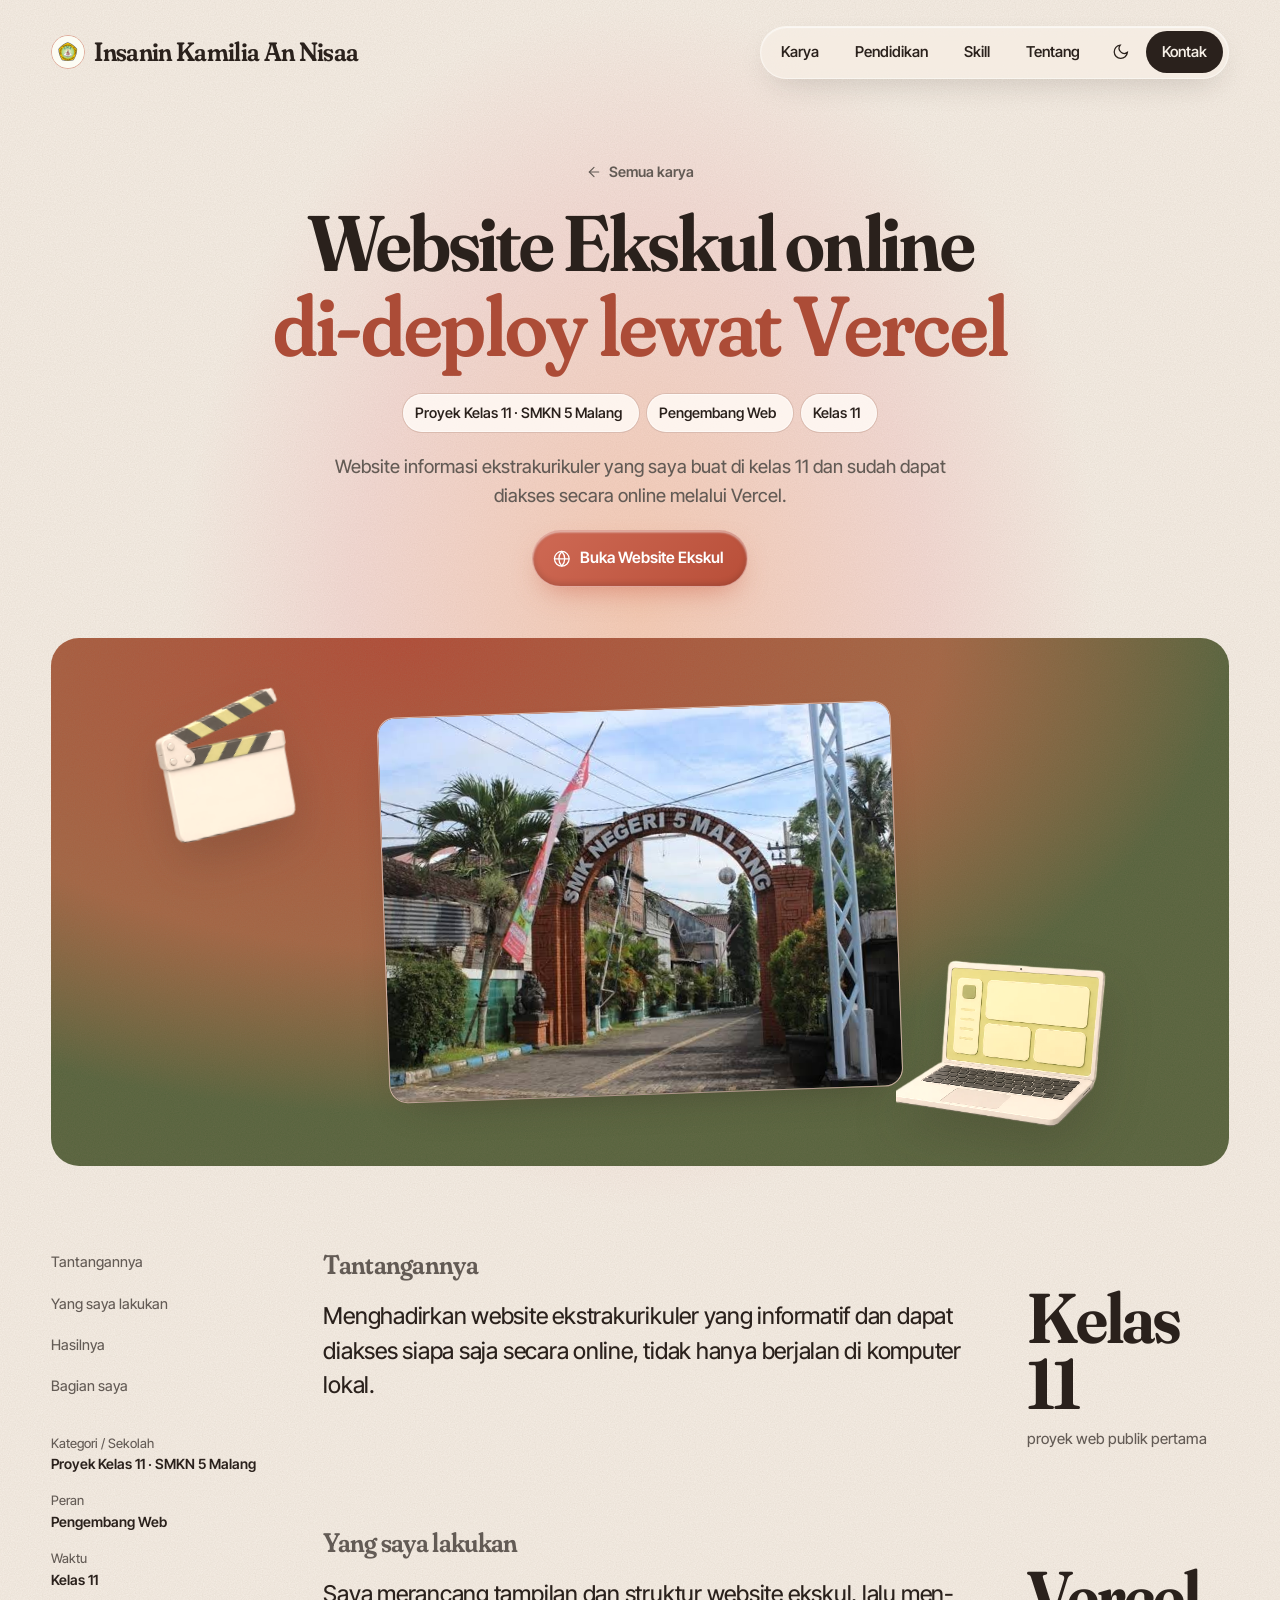
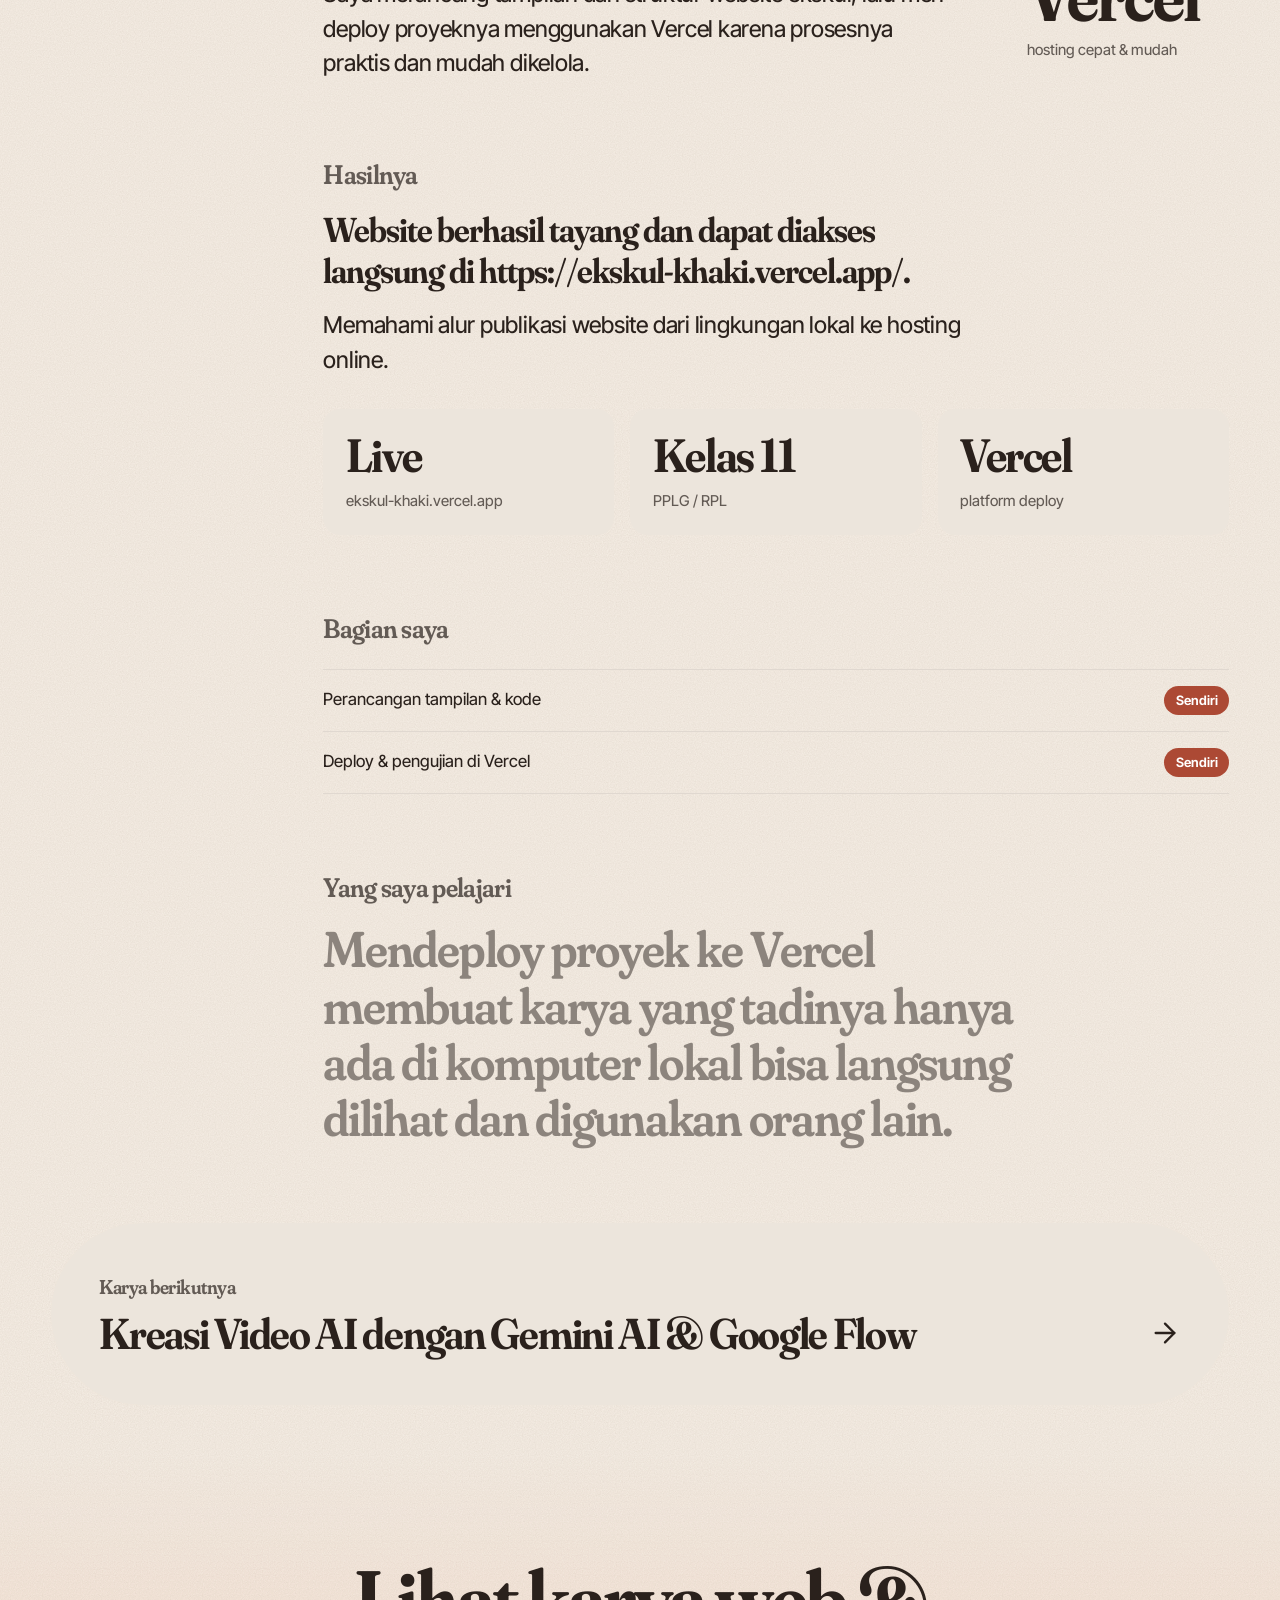
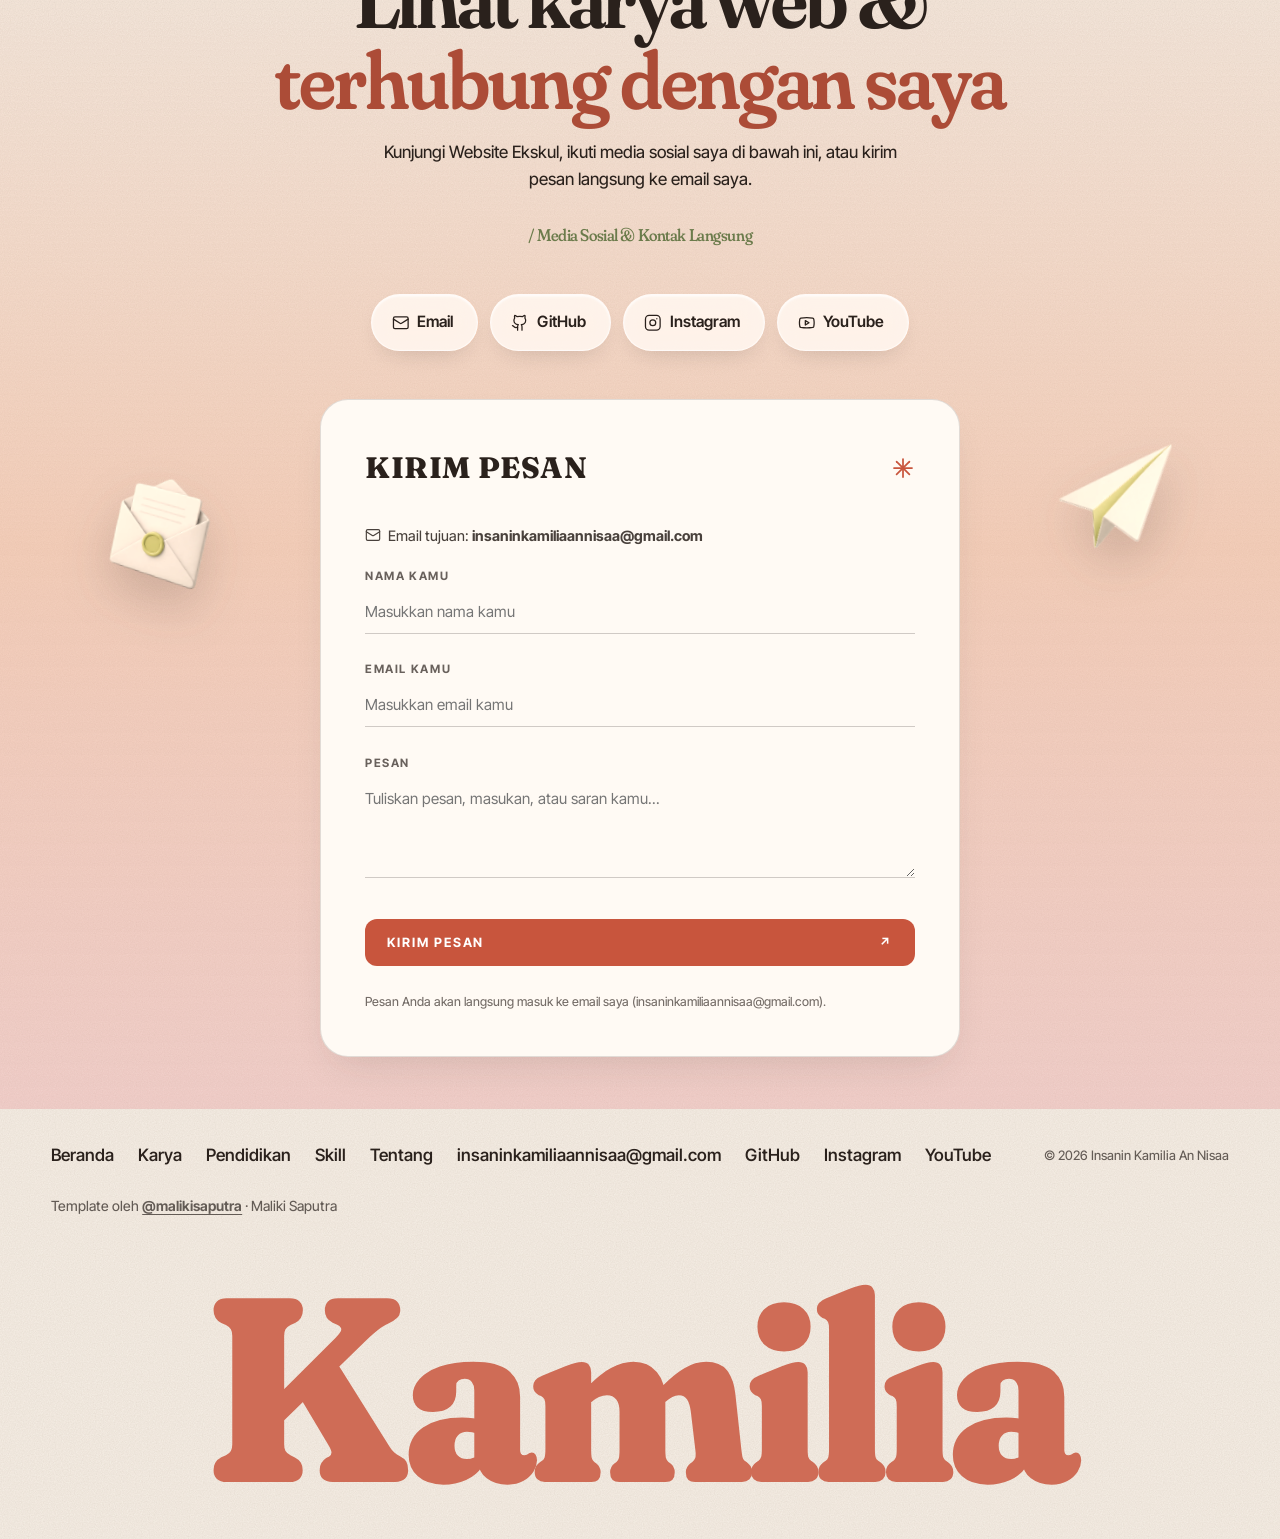
<file: karya.html>
<!doctype html>
<!-- kredit-maliki: Template oleh Maliki Saputra (@malikisaputra) — https://malikisaputra.biz.id. Lisensi Nonkomersial Maliki Studio: wajib kredit, dilarang dijual (lihat LICENSE). -->
<!-- Gaya "Senja Terakota". Semua isi dari data.js. -->
<html lang="id" data-mode="terang">
<head>
<script src="tema.js"></script>
<script>(function(h){var m=(window.TEMA&&TEMA.mode)||'terang';try{var s=localStorage.getItem('portofolio.mode');if(s)m=s;}catch(e){}if(m==='auto')m=matchMedia('(prefers-color-scheme: dark)').matches?'gelap':'terang';h.setAttribute('data-mode',m);try{if(window.IntersectionObserver&&!matchMedia('(prefers-reduced-motion: reduce)').matches){h.classList.add('mo');setTimeout(function(){if(!h.classList.contains('mo-ready'))h.classList.remove('mo');},2500);}}catch(e){}})(document.documentElement);</script>
<link rel="stylesheet" href="tema.css">
<meta charset="utf-8">
<meta name="viewport" content="width=device-width, initial-scale=1">
<title>Karya</title>
<meta name="description" content="Portofolio pribadi: karya pilihan, cara kerja, dan kontak.">
<meta property="og:type" content="website">
<link rel="icon" href="img/sekolah/logo-smk.jpg" type="image/jpeg">
<link rel="preconnect" href="https://fonts.googleapis.com"><link rel="preconnect" href="https://fonts.gstatic.com" crossorigin>
<link rel="stylesheet" href="https://fonts.googleapis.com/css2?family=Fraunces:ital,opsz,wght,SOFT@0,9..144,300..900,0..100;1,9..144,300..900,0..100&family=Inter+Tight:wght@300..700&display=swap">
<link id="fontTema" rel="stylesheet" href="data:text/css,">
<link rel="stylesheet" href="style.css">
<script src="data.js"></script>
</head>
<body data-bagian="latar">
<a class="skip" href="#main">Lewati ke isi</a>
<header class="top"><div class="wrap">
  <a class="brand" href="index.html" data-bagian="teks"><img id="logo" src="img/logo.svg" alt="" width="34" height="34"><span class="brand-nama" data-tema-nama>Portofolio</span></a>
  <nav class="nav" aria-label="Navigasi utama" data-bagian="nav">
    <a href="index.html#karya">Karya</a><a href="index.html#pendidikan">Pendidikan</a><a href="index.html#skill">Skill</a><a href="index.html#tentang">Tentang</a>
    <button class="mode-btn" id="gantiMode" type="button" aria-label="Ganti mode terang/gelap"><svg viewBox="0 0 24 24" fill="none" stroke="currentColor" stroke-width="1.75" stroke-linecap="round" aria-hidden="true"><path class="bulan" d="M21 12.8A9 9 0 1 1 11.2 3a7 7 0 0 0 9.8 9.8z"/><g class="matahari"><circle cx="12" cy="12" r="4"/><path d="M12 2v2M12 20v2M4.9 4.9l1.4 1.4M17.7 17.7l1.4 1.4M2 12h2M20 12h2M4.9 19.1l1.4-1.4M17.7 6.3l1.4-1.4"/></g></svg></button>
    <a class="nav-cta" href="index.html#kontak">Kontak</a>
  </nav>
</div></header>
<main id="main" tabindex="-1"></main>
<div id="akhir"></div>
<script src="app.js"></script>
</body>
</html>
</file>
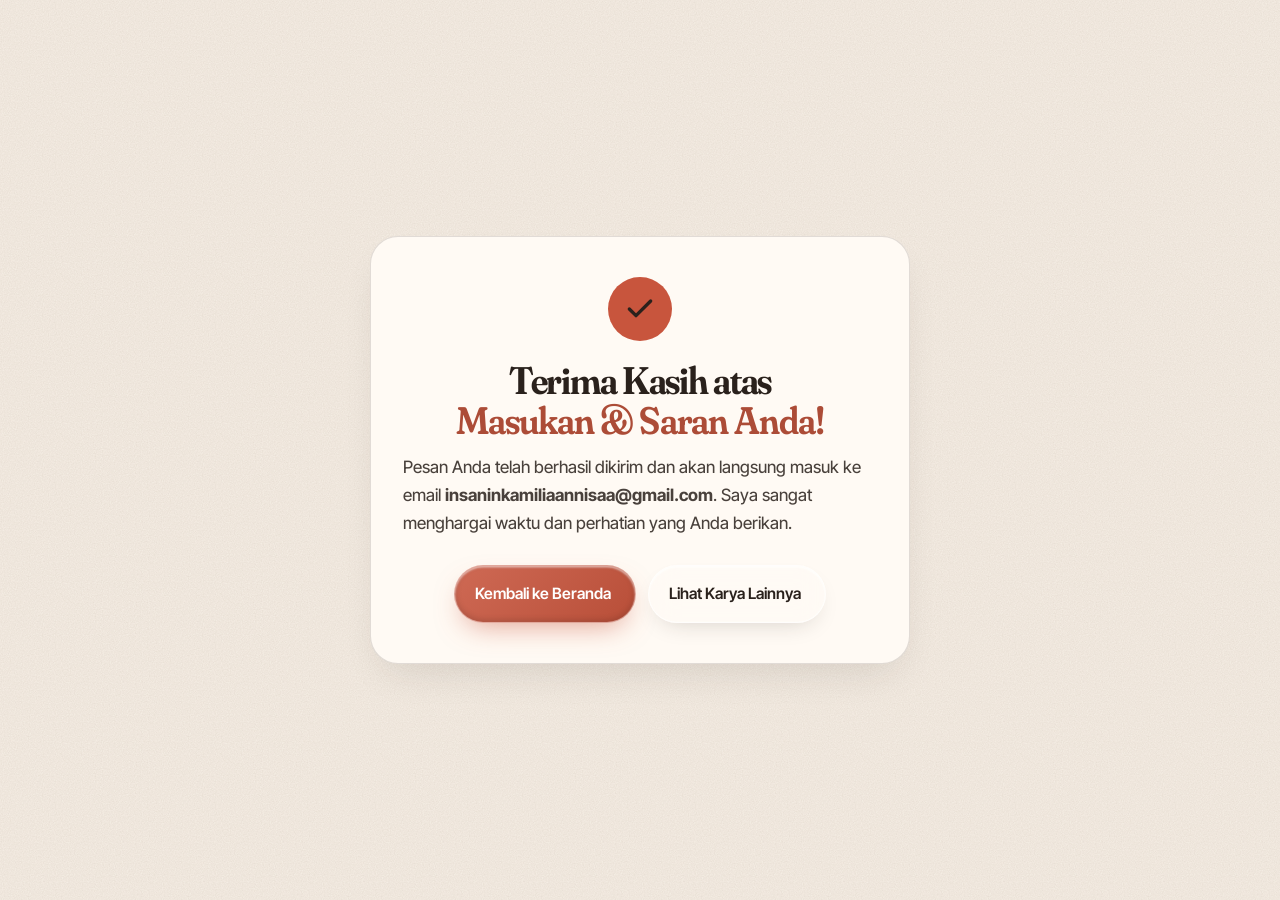
<file: terimakasih.html>
<!doctype html>
<html lang="id" data-mode="terang">
<head>
<script src="tema.js"></script>
<script>(function(h){var m=(window.TEMA&&TEMA.mode)||'terang';try{var s=localStorage.getItem('portofolio.mode');if(s)m=s;}catch(e){}if(m==='auto')m=matchMedia('(prefers-color-scheme: dark)').matches?'gelap':'terang';h.setAttribute('data-mode',m);})(document.documentElement);</script>
<link rel="stylesheet" href="tema.css">
<meta charset="utf-8">
<meta name="viewport" content="width=device-width, initial-scale=1">
<title>Terima Kasih — Pesan Terkirim</title>
<link rel="icon" href="img/sekolah/logo-smk.jpg" type="image/jpeg">
<link rel="preconnect" href="https://fonts.googleapis.com"><link rel="preconnect" href="https://fonts.gstatic.com" crossorigin>
<link rel="stylesheet" href="https://fonts.googleapis.com/css2?family=Fraunces:ital,opsz,wght,SOFT@0,9..144,300..900,0..100;1,9..144,300..900,0..100&family=Inter+Tight:wght@300..700&display=swap">
<link rel="stylesheet" href="style.css">
</head>
<body data-bagian="latar" style="min-height:100vh;display:flex;align-items:center;justify-content:center;padding:1.5rem">
  <main style="max-width:540px;width:100%;text-align:center">
    <div class="contact-box" data-bagian="panel" style="padding:2.5rem 2rem;margin:0 auto">
      <div style="width:64px;height:64px;margin:0 auto 1.25rem;border-radius:50%;background:var(--tema-utama,#c85a32);color:var(--tema-utama-teks,#fff);display:flex;align-items:center;justify-content:center">
        <svg viewBox="0 0 24 24" width="32" height="32" fill="none" stroke="currentColor" stroke-width="2.5" stroke-linecap="round" stroke-linejoin="round" aria-hidden="true">
          <path d="M20 6 9 17l-5-5"/>
        </svg>
      </div>
      <h1 class="h2" style="font-size:clamp(1.8rem,4vw,2.4rem);margin-bottom:.75rem">Terima Kasih atas <span class="serif">Masukan & Saran Anda!</span></h1>
      <p style="opacity:.85;line-height:1.65;margin-bottom:1.75rem">
        Pesan Anda telah berhasil dikirim dan akan langsung masuk ke email <strong>insaninkamiliaannisaa@gmail.com</strong>. Saya sangat menghargai waktu dan perhatian yang Anda berikan.
      </p>
      <div style="display:flex;gap:.75rem;justify-content:center;flex-wrap:wrap">
        <a class="btn glass-bubble" href="index.html" data-bagian="utama">Kembali ke Beranda</a>
        <a class="btn ghost glass-bubble" href="index.html#karya">Lihat Karya Lainnya</a>
      </div>
    </div>
  </main>
</body>
</html>
</file>
<file: tema.css>
/* kredit-maliki: Template oleh Maliki Saputra (@malikisaputra) — https://malikisaputra.biz.id. Lisensi Nonkomersial Maliki Studio: wajib kredit, dilarang dijual (lihat LICENSE). */
/* TEMA — diubah otomatis oleh customizer Maliki Studio */
:root {
  --tema-utama: #c8553d;    /* warna brand utama (tombol, tautan, sorotan) — terakota */
  --tema-aksen: #6b7b4b;    /* warna aksen kedua (badge, grafik, highlight) — hijau zaitun */
  --tema-radius: 28px;      /* sudut kartu/tombol */
  --tema-font: "Inter Tight", system-ui, sans-serif;
  --tema-latar: #f6efe6;   /* latar halaman */
  --tema-panel: #fffaf4;   /* kartu/panel/form */
  --tema-nav: #f6efe6;     /* sidebar/header/nav bawah */
  --tema-teks: #2a211c;    /* teks utama */
}
</file>
<file: style.css>
/* kredit-maliki: Template oleh Maliki Saputra (@malikisaputra) — https://malikisaputra.biz.id. Lisensi Nonkomersial Maliki Studio: wajib kredit, dilarang dijual (lihat LICENSE). */
/* Gaya "Senja Terakota". Warna diturunkan dari tema.css — lihat DESIGN.md. */
:root{--bg:var(--tema-latar);--ink:var(--tema-teks);--ink-2:color-mix(in srgb,var(--ink) 72%,var(--bg));--ink-3:color-mix(in srgb,var(--ink) 52%,var(--bg));--line:color-mix(in srgb,var(--ink) 11%,var(--bg));--card:color-mix(in srgb,var(--ink) 5%,var(--bg));--card-2:color-mix(in srgb,var(--ink) 9%,var(--bg));--putih:var(--tema-panel);--gelap:color-mix(in srgb,#000 82%,var(--tema-utama));--lime:var(--tema-utama);--lime-2:color-mix(in srgb,var(--tema-utama) 78%,var(--tema-aksen));--lime-3:color-mix(in srgb,var(--tema-utama) 55%,var(--tema-aksen));--lime-deep:var(--tema-aksen);--sans:var(--tema-font);--serif:"Fraunces","Iowan Old Style",Georgia,serif;--gutter:clamp(1rem,4vw,3.5rem);--max:80rem;--r-lg:var(--tema-radius);--r-md:calc(var(--tema-radius)*.62);--sp-tight:clamp(2.5rem,4vw,3.5rem);--sp-base:clamp(3.5rem,6vw,6rem);--sp-roomy:clamp(4.5rem,8vw,7rem);--ease-out:cubic-bezier(.23,1,.32,1);--ease-in-out:cubic-bezier(.77,0,.175,1);color-scheme:light;accent-color:var(--lime-2)}
*,:before,:after{box-sizing:border-box}
html{-webkit-text-size-adjust:100%;text-size-adjust:100%;scroll-behavior:smooth}
@media (prefers-reduced-motion:reduce){html{scroll-behavior:auto}
}
body{background:var(--bg);color:var(--ink);font-family:var(--sans);font-variant-numeric:lining-nums;-webkit-font-smoothing:antialiased;caret-color:var(--lime-deep);margin:0;font-size:1.0625rem;font-weight:450;line-height:1.6;overflow-x:clip}
::selection{background:var(--lime);color:var(--ink)}
h1,h2,h3,h4,p,ul,ol,figure,blockquote,dl,dd{margin:0}
ul,ol{padding:0;list-style:none}
img,svg{max-width:100%;display:block}
a{color:inherit;text-underline-offset:.2em;text-decoration-thickness:1px}
:focus-visible{outline:2px solid var(--ink);outline-offset:3px;border-radius:6px}
.skip{z-index:50;background:var(--ink);color:var(--bg);border-radius:999px;padding:.6rem 1rem;position:absolute;top:-4rem;left:1rem}
.skip:focus{top:1rem}
.wrap{width:min(100% - 2 * var(--gutter), var(--max));margin-inline:auto}
.serif{font-family:var(--serif);letter-spacing:-.01em;font-style:italic;font-weight:500}
.tail{color:var(--ink-3)}
.label{font-family:var(--serif);color:var(--ink-2);text-align:center;font-size:clamp(1.15rem,1rem + .4vw,1.4rem);font-style:italic}
.h2{letter-spacing:-.03em;text-align:center;text-wrap:balance;margin-top:.4rem;font-size:clamp(2.3rem,1.4rem + 3.4vw,4.25rem);font-weight:350;line-height:1.04}
.h2.left{text-align:left;margin-top:0}
.section{padding-block:var(--sp-base)}
.section.tight-top{padding-top:var(--sp-tight)}
.section.tight-bottom{padding-bottom:var(--sp-tight)}
.section.roomy-top{padding-top:var(--sp-roomy)}
.top{z-index:20;padding-block:clamp(1rem,2.2vw,1.6rem);position:absolute;inset:0 0 auto}
.top .wrap{justify-content:space-between;align-items:center;gap:1rem;display:flex}
.brand{font-family:var(--serif);letter-spacing:-.01em;font-size:clamp(1.35rem,1.1rem + .7vw,1.75rem);font-style:italic;font-weight:500;text-decoration:none}
.nav{background:color-mix(in srgb, var(--bg) 72%, transparent);-webkit-backdrop-filter:blur(10px);box-shadow:0 0 0 1px var(--line), 0 8px 24px -16px color-mix(in srgb,var(--bayang) 25%,transparent);border-radius:999px;align-items:center;gap:.25rem;padding:.3rem;display:flex}
.nav a{transition:background-color .2s var(--ease-out);border-radius:999px;padding:.55rem 1rem;font-size:.9375rem;font-weight:550;text-decoration:none}
.nav a:hover{background:var(--card)}
.nav a[aria-current=page]{background:var(--card-2)}
.nav a.nav-cta{background:var(--ink);color:var(--bg)}
.nav a.nav-cta:hover{background:color-mix(in srgb,var(--ink) 85%,var(--bg))}
.btn{background:var(--ink);color:var(--bg);white-space:nowrap;transition:transform .2s var(--ease-out), box-shadow .25s var(--ease-out), background-color .2s;border-radius:999px;align-items:center;gap:.6rem;padding:.95rem 1.5rem .95rem 1.25rem;font-size:.975rem;font-weight:600;text-decoration:none;display:inline-flex;box-shadow:0 10px 30px -12px color-mix(in srgb,var(--bayang) 55%,transparent),inset 0 1px #ffffff1f}
.btn svg{width:1.1rem;height:1.1rem;transition:transform .3s var(--ease-out)}
.btn:hover{transform:translateY(-2px)}
.btn:hover svg{transform:translate(3px)}
.btn:active{transform:scale(.97)}
.btn.ghost{color:var(--ink);box-shadow:0 0 0 1px var(--line), 0 10px 26px -16px color-mix(in srgb,var(--bayang) 35%,transparent);background:var(--putih)}
.pill{box-shadow:0 0 0 1px var(--line), 0 10px 26px -14px color-mix(in srgb,var(--bayang) 30%,transparent);background:var(--putih);border-radius:999px;align-items:center;gap:.55rem;padding:.55rem 1rem .55rem .7rem;font-size:.9rem;font-weight:550;line-height:1.25;display:inline-flex}
.dot{background:var(--lime-2);border-radius:50%;flex:none;width:.8rem;height:.8rem;box-shadow:0 0 0 4px color-mix(in srgb,var(--lime-2) 28%,transparent)}
.dot.ink{background:var(--ink);box-shadow:0 0 0 4px color-mix(in srgb,var(--bayang) 10%,transparent)}
.tag{background:var(--card);color:var(--ink-2);white-space:nowrap;border-radius:999px;padding:.3rem .75rem;font-size:.8125rem;font-weight:550;display:inline-block}
.hero{isolation:isolate;padding-top:clamp(5.5rem,9vw,7rem);position:relative}
.hero:before{content:"";z-index:-1;background:radial-gradient(60% 55% at 50% 42%,color-mix(in srgb,var(--lime-2) 85%,transparent),color-mix(in srgb,var(--lime) 50%,transparent) 45%,#0000 75%),linear-gradient(color-mix(in srgb,var(--bg) 90%,transparent),#0000 22%);height:min(80vh,54rem);position:absolute;inset:0 0 auto}
.hero:after{content:"";z-index:-1;background:linear-gradient(to bottom, transparent, var(--bg) 70%);height:40%;position:absolute;inset:auto 0 0}
.badge{justify-content:center;align-items:center;gap:.5rem;font-size:.875rem;font-weight:600;display:flex}
.badge .obj{z-index:1;width:2.6rem;position:relative}
.badge .obj img{filter:drop-shadow(0 6px 8px color-mix(in srgb,var(--bayang) 18%,transparent))}
.hero h1{text-align:center;z-index:1;margin-top:clamp(.75rem,2vw,1.4rem);position:relative}
.hero .h-sans{letter-spacing:-.035em;font-size:clamp(3rem,1.6rem + 5.6vw,6.4rem);font-weight:350;line-height:.98;display:block}
.hero .h-serif{letter-spacing:-.02em;text-wrap:balance;margin-top:.02em;font-size:clamp(2.6rem,1.3rem + 6.2vw,7.2rem);line-height:1.02;display:block}
.stage{z-index:2;grid-template-columns:minmax(0,1fr) clamp(15rem,26vw,23rem) minmax(0,1fr);align-items:center;gap:clamp(1rem,3vw,3rem);margin-top:clamp(1.25rem,2vw,2rem);display:grid;position:relative}
.stage-side{flex-direction:column;align-items:flex-start;gap:1rem;display:flex}
.stage-side.right{gap:1.5rem}
.hero-cta{flex-wrap:wrap;gap:.5rem;display:flex}
.about-more{margin-top:1.75rem}
.stage-side .lead{max-width:21rem;font-size:clamp(1.05rem,.95rem + .35vw,1.25rem);line-height:1.45}
.trained{color:var(--ink-2);max-width:19rem;padding-left:.4rem;font-size:.875rem;line-height:1.45}
.trained b{color:var(--ink);font-weight:650}
.portrait-wrap{position:relative}
.portrait{z-index:2;aspect-ratio:4/5;background:var(--gelap);border-radius:999px 999px 1.75rem 1.75rem;position:relative;overflow:hidden;box-shadow:0 40px 80px -40px color-mix(in srgb,var(--bayang) 60%,transparent);-webkit-mask-image:linear-gradient(#000 72%,#0000 100%);mask-image:linear-gradient(#000 72%,#0000 100%)}
.portrait img{object-fit:cover;object-position:40% 30%;filter:grayscale()contrast(1.05);width:100%;height:100%}
.o-flask{z-index:1;--r:-12deg;width:clamp(6.5rem,9vw,9rem);top:30%;left:-42%}
.marquee{margin-top:clamp(2.5rem,4vw,3.5rem);position:relative;overflow:hidden;-webkit-mask-image:linear-gradient(90deg,#0000,#000 10% 90%,#0000);mask-image:linear-gradient(90deg,#0000,#000 10% 90%,#0000)}
.marquee-title{text-align:center;color:var(--ink-2);margin-bottom:1rem;font-size:.8125rem;font-weight:600}
.marquee-track{align-items:center;width:max-content;display:flex}
.marquee-track li{letter-spacing:-.02em;color:var(--ink);white-space:nowrap;align-items:center;gap:clamp(1.5rem,3vw,2.5rem);padding-right:clamp(1.5rem,3vw,2.5rem);font-size:clamp(1.15rem,1rem + .6vw,1.55rem);font-weight:650;display:flex}
.marquee-track li svg{width:.9em;height:.9em;color:var(--lime-3)}
@media (prefers-reduced-motion:no-preference){.marquee-track{animation:42s linear infinite marquee}
.marquee:hover .marquee-track{animation-play-state:paused}
}
@keyframes marquee{to{transform:translate(-50%)}
}
.shelf{border-radius:var(--r-lg);isolation:isolate;background:radial-gradient(70% 90% at 50% 0%, var(--lime) 0%, var(--lime-2) 60%, var(--lime-3) 100%);padding:clamp(2rem,4vw,3.5rem) clamp(1rem,3vw,2.5rem) clamp(1.75rem,3vw,2.5rem);position:relative;overflow:hidden;box-shadow:inset 0 0 0 1px color-mix(in srgb,var(--bayang) 6%,transparent)}
.shelf-head{justify-content:space-between;align-items:end;gap:1rem;padding-inline:clamp(.5rem,1.5vw,1rem);display:flex}
.shelf-head h2{letter-spacing:-.03em;max-width:18ch;font-size:clamp(1.8rem,1.2rem + 2vw,2.9rem);font-weight:400;line-height:1.05}
.shelf-head p{max-width:22rem;font-size:.975rem}
.shelf-grid{grid-template-columns:repeat(12,minmax(0,1fr));row-gap:clamp(.5rem,1.5vw,1.25rem);margin-top:clamp(1.75rem,3vw,2.5rem);display:grid}
.thing{border-radius:var(--r-md);transition:background-color .3s var(--ease-out);flex-direction:column;grid-column:span 2;align-items:center;gap:.6rem;padding:.75rem .25rem;text-decoration:none;display:flex}
.thing:nth-child(7){grid-column:2/span 2}
.thing .obj{justify-content:center;align-items:flex-end;width:100%;height:clamp(6rem,8.5vw,8.5rem);display:flex;position:relative}
.thing .obj img{object-fit:contain;object-position:center bottom;width:100%;height:100%;transition:transform .45s var(--ease-out)}
.thing:hover{background:#ffffff47}
.thing:hover .obj img{transform:translateY(-6px)scale(1.04)}
.thing-label{text-align:center;background:#ffffffbf;border-radius:999px;padding:.3rem .75rem;font-size:.8125rem;font-weight:650;line-height:1.25;transition:background-color .25s,color .25s}
.thing:hover .thing-label{background:var(--ink);color:var(--lime)}
.shelf-foot{justify-content:center;margin-top:clamp(1rem,2vw,1.5rem);display:flex}
.statement{text-align:center}
.statement .hallo{font-family:var(--serif);color:var(--ink-2);font-size:clamp(1.6rem,1.2rem + 1vw,2.2rem);font-style:italic}
.statement-grid{grid-template-columns:minmax(0,1fr) minmax(0,44rem) minmax(0,1fr);align-items:center;gap:clamp(1rem,3vw,2.5rem);margin-top:1rem;display:grid}
.statement .big{letter-spacing:-.03em;text-wrap:balance;font-size:clamp(1.9rem,1.1rem + 2.7vw,3.4rem);font-weight:400;line-height:1.16}
.chips{flex-direction:column;gap:1.25rem;display:flex}
.chips.l{align-items:flex-end}
.chips.r{align-items:flex-start}
.chip{white-space:nowrap;box-shadow:0 0 0 1px var(--line), 0 14px 30px -18px color-mix(in srgb,var(--bayang) 45%,transparent);background:var(--putih);border-radius:999px;align-items:center;gap:.55rem;padding:.5rem .95rem .5rem .5rem;font-size:.875rem;font-weight:600;display:inline-flex}
.chip i{background:var(--ink);width:1.75rem;height:1.75rem;color:var(--lime);border-radius:50%;flex:none;place-items:center;display:grid}
.chip i svg{width:.95rem;height:.95rem}
.chips.l .chip:first-child{margin-right:1.5rem;rotate:5deg}
.chips.l .chip:nth-child(2){rotate:-3deg}
.chips.l .chip:nth-child(3){margin-right:2.5rem;rotate:-5deg}
.chips.r .chip:first-child{margin-left:1.5rem;rotate:-5deg}
.chips.r .chip:nth-child(2){rotate:3deg}
.chips.r .chip:nth-child(3){margin-left:2.5rem;rotate:5deg}
.process{isolation:isolate;position:relative}
.process:before{content:"";z-index:-1;background:radial-gradient(50% 50%,color-mix(in srgb,var(--lime) 35%,transparent),#0000 70%);position:absolute;inset:35% 0 0}
.steps{grid-template-columns:repeat(3,minmax(0,1fr));align-items:start;gap:clamp(1rem,2.5vw,2rem);margin-top:clamp(2.5rem,5vw,4rem);display:grid;position:relative}
.step{border-radius:var(--r-md);transition:rotate .5s var(--ease-out), translate .5s var(--ease-out);background:linear-gradient(var(--putih),var(--card));gap:1.25rem;padding:1.6rem 1.6rem 1.8rem;display:grid;position:relative;box-shadow:0 30px 50px -36px color-mix(in srgb,var(--bayang) 50%,transparent),inset 0 1px color-mix(in srgb,var(--putih) 80%,transparent)}
.step:first-child{rotate:-2.5deg}
.step:nth-child(2){top:1.5rem;rotate:2deg}
.step:nth-child(3){top:.75rem;rotate:-1.5deg}
.step:hover{rotate:0deg}
.step-top{justify-content:space-between;align-items:flex-start;min-height:7rem;display:flex}
.step .n{letter-spacing:-.04em;font-size:clamp(2.6rem,2rem + 1.6vw,3.6rem);font-weight:300;line-height:1}
.step .obj{width:clamp(6rem,9vw,8.5rem);height:7.5rem;margin:-.75rem -.5rem 0 0;position:relative}
.step .obj img{object-fit:contain;object-position:right top;width:100%;height:100%}
.step h3{letter-spacing:-.02em;font-size:1.75rem;font-weight:500;line-height:1.1}
.step p{color:var(--ink-2);max-width:30ch;margin-top:.5rem;font-size:.975rem;line-height:1.5}
.squiggle{pointer-events:none;z-index:3;color:var(--lime-2);position:absolute}
.squiggle.s1{width:8.5rem;top:-2.4rem;left:28%}
.squiggle.s2{width:6rem;top:42%;left:61%}
.numbers{grid-template-columns:repeat(12,minmax(0,1fr));align-items:start;gap:clamp(1.5rem,3vw,2.5rem);display:grid}
.numbers-head{grid-column:1/span 5}
.numbers-head p{color:var(--ink-2);max-width:24rem;margin-top:1.25rem}
.numbers-list{grid-column:7/-1}
.num{border-top:1px solid var(--line);padding-block:1.75rem}
.num:last-child{border-bottom:1px solid var(--line)}
.num .val{letter-spacing:-.04em;font-size:clamp(2.6rem,1.8rem + 2.6vw,4.25rem);font-weight:350;line-height:1}
.num .val .serif{font-size:.9em}
.num p{max-width:30rem;margin-top:.8rem}
.num .src{align-items:center;gap:.7rem;margin-top:1.1rem;font-size:.875rem;display:flex}
.num .src i{background:var(--lime);border-radius:50%;flex:none;place-items:center;width:2.1rem;height:2.1rem;display:grid}
.num .src i svg{width:1rem;height:1rem}
.num .src b{font-weight:650;line-height:1.3;display:block}
.num .src span span{color:var(--ink-2);font-size:.8125rem;display:block}
.works{grid-template-columns:repeat(2,minmax(0,1fr));gap:clamp(1.75rem,3vw,2.75rem) clamp(1rem,2.5vw,2rem);margin-top:clamp(2.5rem,4vw,3.5rem);display:grid}
.work{transition:transform .35s var(--ease-out);text-decoration:none;display:block}
.work:hover{transform:translateY(-2px)}
.work-media{border-radius:var(--r-lg);background:var(--card);aspect-ratio:16/11;transition:background-color .4s var(--ease-out);position:relative;overflow:hidden;box-shadow:inset 0 0 0 1px color-mix(in srgb,var(--bayang) 4%,transparent)}
.work-media .cover{width:60%;transition:rotate .6s var(--ease-out), transform .6s var(--ease-out);position:absolute;bottom:7%;left:6%;rotate:-1.5deg}
.work:nth-child(2n) .work-media .cover{rotate:1.5deg}
.work-media .obj{z-index:2;width:30%;position:absolute;top:5%;right:4%}
.work:hover .work-media{background:var(--lime)}
.work:hover .work-media .cover{transform:translateY(-4px)}
.work-meta{margin-top:1.1rem}
.work-meta h3{letter-spacing:-.015em;text-wrap:balance;max-width:28ch;font-size:clamp(1.2rem,1rem + .6vw,1.5rem);font-weight:550;line-height:1.22}
.work-meta p{color:var(--ink-2);margin-top:.25rem;font-size:.875rem}
.work-meta .tags{flex-wrap:wrap;gap:.4rem;margin-top:.75rem;display:flex}
.all-link{justify-content:center;margin-top:clamp(2.25rem,4vw,3rem);display:flex}
.cover{border-radius:var(--r-md);background:var(--putih);padding:1.1rem 1.2rem 1.2rem;font-size:.8125rem;line-height:1.35;overflow:hidden;box-shadow:0 30px 60px -30px color-mix(in srgb,var(--bayang) 45%,transparent),0 0 0 1px color-mix(in srgb,var(--bayang) 5%,transparent)}
.cover.dark{color:#f2f4ee;background:var(--gelap)}
.cover-top{flex-wrap:wrap;justify-content:space-between;align-items:center;gap:.5rem;font-weight:650;display:flex}
.cover-top small{color:var(--ink-2);font-size:.75rem;font-weight:550}
.cover.dark .cover-top small{color:color-mix(in srgb,#fff 72%,var(--gelap))}
.cover-big{letter-spacing:-.03em;margin-top:.9rem;font-size:2.1rem;font-weight:500;line-height:1}
.cover-big .serif{font-size:1.05em}
.cover-note{color:var(--ink-2);margin-top:.45rem}
.cover.dark .cover-note{color:color-mix(in srgb,#fff 72%,var(--gelap))}
.c-bars{gap:.45rem;margin-top:.9rem;display:grid}
.c-bar{grid-template-columns:6.2rem 1fr 2.6rem;align-items:center;gap:.5rem;font-size:.75rem;display:grid}
.c-bar span:last-child{text-align:right;font-variant-numeric:tabular-nums;font-weight:650}
.c-track{background:var(--card);border-radius:999px;height:.6rem;position:relative;overflow:hidden}
.c-track i{border-radius:inherit;background:var(--ink);position:absolute;inset:0 auto 0 0}
.c-track i.lime{background:var(--lime-2)}
.c-track b{background:var(--ink);width:2px;position:absolute;top:-2px;bottom:-2px}
.c-trio{grid-template-columns:repeat(3,1fr);gap:.5rem;margin-top:1rem;display:grid}
.c-trio div{background:#ffffff0f;border-radius:.8rem;padding:.7rem .6rem}
.c-trio b{letter-spacing:-.02em;color:var(--lime);font-size:1.5rem;font-weight:500;display:block}
.plate{grid-template-columns:repeat(12,1fr);gap:4px;max-width:15rem;margin-top:.9rem;display:grid}
.plate i{aspect-ratio:1;background:var(--card);border-radius:50%}
.plate i.v1{background:color-mix(in srgb,var(--lime) 30%,var(--putih))}
.plate i.v2{background:color-mix(in srgb,var(--lime) 65%,var(--putih))}
.plate i.v3{background:var(--lime-2)}
.plate i.v4{background:var(--lime-deep)}
.c-chips{flex-wrap:wrap;gap:.35rem;margin-top:.8rem;display:flex}
.c-chips span{background:var(--card);border-radius:999px;padding:.25rem .6rem;font-size:.72rem;font-weight:600}
.about-grid{grid-template-columns:minmax(0,.9fr) minmax(0,1.1fr);align-items:start;gap:clamp(2rem,5vw,5rem);margin-top:clamp(2.5rem,4vw,3.5rem);display:grid}
.about-photo{border-radius:var(--r-lg);aspect-ratio:5/4;background:var(--gelap);overflow:hidden;rotate:-3deg;box-shadow:0 40px 70px -40px color-mix(in srgb,var(--bayang) 70%,transparent)}
.about-photo img{object-fit:cover;object-position:40% 25%;filter:grayscale();width:100%;height:100%}
.about-foot{justify-content:space-between;align-items:center;margin-top:1.75rem;padding-inline:.5rem;display:flex}
.socials{gap:.5rem;display:flex}
.socials a{border-radius:50%;place-items:center;width:2.75rem;height:2.75rem;transition:background-color .2s;display:grid}
.socials a:hover{background:var(--card)}
.socials svg{width:1.2rem;height:1.2rem}
.about-foot .who{text-align:right;font-size:.9375rem;line-height:1.3}
.about-foot .who span{color:var(--ink-2);font-size:.8125rem;display:block}
.about-text{max-width:34rem;font-size:clamp(1.05rem,.98rem + .3vw,1.2rem);line-height:1.55}
.about-text+.about-text{margin-top:1rem}
.xp{border-left:1px solid var(--line);margin-top:clamp(2rem,4vw,3rem);padding-left:clamp(1rem,2vw,1.75rem)}
.xp li{border-bottom:1px solid var(--line);grid-template-columns:minmax(0,1.3fr) minmax(0,1fr) 7rem;align-items:baseline;gap:1rem;padding-block:1rem;font-size:.975rem;display:grid}
.xp li:first-child{padding-top:0}
.xp .role{font-weight:600}
.xp .org{color:var(--ink-2);font-size:.875rem}
.xp .yrs{font-variant-numeric:tabular-nums;white-space:nowrap;justify-content:flex-end;align-items:center;gap:.45rem;font-weight:550;display:flex}
.xp .yrs svg{width:.9rem;height:.9rem;color:var(--ink-2)}
.cta{text-align:center;padding-block:var(--sp-roomy) var(--sp-tight);isolation:isolate;position:relative}
.cta:before{content:"";z-index:-1;background:linear-gradient(color-mix(in srgb,var(--lime-2) 75%,transparent),color-mix(in srgb,var(--lime) 35%,transparent) 55%,#0000 100%);position:absolute;inset:0}
.cta-inner{position:relative}
.cta h2{letter-spacing:-.04em;text-wrap:balance;font-size:clamp(2.6rem,1.4rem + 4.6vw,5.4rem);font-weight:400;line-height:1}
.cta p{max-width:34rem;margin:1.1rem auto 0;font-size:1.0625rem}
.cta .btn{margin-top:2rem}
.o-plane{--r:-6deg;width:clamp(6.5rem,10vw,10.5rem);top:50%;right:4%;translate:0 -60%}
.o-envelope{--r:8deg;--bob-d:-3s;width:clamp(5.5rem,8vw,8.5rem);top:50%;left:5%;translate:0 -30%}
.foot{padding-top:1.5rem;overflow:hidden}
.foot-row{flex-wrap:wrap;justify-content:space-between;align-items:center;gap:1rem;display:flex}
.foot-row ul{flex-wrap:wrap;gap:.25rem 1.5rem;display:flex}
.foot-row a{padding-block:.6rem;font-weight:550;text-decoration:none;display:inline-block}
.foot-row a:hover{text-decoration:underline}
.foot-row small{color:var(--ink-2);font-size:.8125rem}
.giant{font-family:var(--serif);letter-spacing:-.035em;white-space:nowrap;text-align:center;user-select:none;margin-top:clamp(1rem,3vw,2.5rem);padding-bottom:.08em;font-size:clamp(5rem,20.5vw,21rem);font-style:italic;font-weight:500;line-height:1}
.case-hero{isolation:isolate;text-align:center;padding-top:clamp(7rem,12vw,9.5rem);position:relative}
.case-hero:before{content:"";z-index:-1;background:radial-gradient(55% 60% at 50% 30%,color-mix(in srgb,var(--lime) 60%,transparent),#0000 72%);position:absolute;inset:0 0 -30%}
.back{color:var(--ink-2);align-items:center;gap:.4rem;padding:.5rem .25rem;font-size:.9rem;font-weight:600;text-decoration:none;display:inline-flex}
.back:hover{color:var(--ink)}
.back svg{width:1rem;height:1rem;rotate:180deg}
.case-hero h1{letter-spacing:-.035em;text-wrap:balance;margin-top:.75rem;font-size:clamp(2.5rem,1.4rem + 4.4vw,5.6rem);font-weight:350;line-height:1.02}
.case-hero h1 .serif{letter-spacing:-.02em;font-size:1.08em;display:block}
.case-meta{flex-wrap:wrap;justify-content:center;gap:.5rem;margin-top:1.5rem;display:flex}
.case-summary{max-width:40rem;color:var(--ink-2);margin:1.25rem auto 0;font-size:1.15rem}
.case-cover{border-radius:var(--r-lg);background:radial-gradient(70% 90% at 50% 0%, var(--lime), var(--lime-2) 60%, var(--lime-3));place-items:center;min-height:clamp(22rem,34vw,30rem);margin-top:clamp(2.5rem,4vw,3.5rem);padding:clamp(2.5rem,6vw,4.5rem) clamp(1rem,4vw,4rem);display:grid;position:relative;overflow:hidden}
.case-cover .cover{z-index:1;text-align:left;width:min(100%,32rem);font-size:.9rem;position:relative;rotate:-2deg}
.case-cover .cover .cover-big{font-size:2.8rem}
.case-cover .c-bar{grid-template-columns:8rem 1fr 3rem;font-size:.85rem}
.case-cover .obj.main{z-index:2;width:clamp(9rem,17vw,16rem);bottom:6%;right:clamp(1rem,9vw,9rem)}
.case-cover .obj.side{z-index:0;--r:-10deg;--bob-d:-3s;width:clamp(6rem,11vw,10rem);top:10%;left:clamp(.5rem,8vw,8rem)}
.case-body{padding-block:var(--sp-base);grid-template-columns:minmax(0,13rem) minmax(0,1fr);gap:clamp(2rem,5vw,5rem);display:grid}
.case-nav{align-self:start;gap:.25rem;font-size:.9rem;display:grid;position:sticky;top:2rem}
.case-nav a{color:var(--ink-2);padding:.45rem 0;text-decoration:none}
.case-nav a:hover{color:var(--ink)}
.case-nav dl{gap:.9rem;margin-top:1.5rem;font-size:.875rem;display:grid}
.case-nav dt{color:var(--ink-2);font-size:.8125rem}
.case-nav dd{font-weight:600}
.case-article{grid-template-columns:minmax(0,40rem) minmax(0,1fr);align-items:start;gap:clamp(3rem,6vw,4.5rem) clamp(2rem,5vw,4.5rem);display:grid}
.case-article .full{grid-column:1/-1}
.margin-fig{padding-top:2.6rem}
.margin-fig b{letter-spacing:-.045em;font-size:clamp(3rem,2rem + 3vw,5rem);font-weight:300;line-height:.95;display:block}
.margin-fig span{color:var(--ink-2);max-width:16rem;margin-top:.6rem;font-size:.9375rem;line-height:1.4;display:block}
.block h2{font-family:var(--serif);color:var(--ink-2);scroll-margin-top:2rem;font-size:clamp(1.4rem,1.2rem + .6vw,1.8rem);font-style:italic;font-weight:500}
.block .text{letter-spacing:-.01em;margin-top:.8rem;font-size:clamp(1.15rem,1rem + .6vw,1.45rem);line-height:1.5}
.prose p{letter-spacing:-.01em;max-width:40rem;font-size:clamp(1.15rem,1rem + .6vw,1.45rem);line-height:1.5}
.prose p+p{margin-top:1rem}
.prose p:first-child{letter-spacing:-.025em;font-size:clamp(1.5rem,1.2rem + 1.2vw,2.25rem);font-weight:500;line-height:1.2}
.stats{grid-template-columns:repeat(3,minmax(0,1fr));gap:1rem;margin-top:2rem;display:grid}
.stat{background:var(--card);border-radius:var(--r-md);padding:1.4rem 1.4rem 1.5rem}
.stat b{letter-spacing:-.04em;font-size:clamp(2.2rem,1.8rem + 1.4vw,3.2rem);font-weight:350;line-height:1;display:block}
.stat span{color:var(--ink-2);margin-top:.7rem;font-size:.9375rem;line-height:1.4;display:block}
.scope li{border-bottom:1px solid var(--line);justify-content:space-between;align-items:baseline;gap:1rem;padding-block:1rem;font-size:1.05rem;display:flex}
.scope li:first-child{border-top:1px solid var(--line)}
.portion{background:var(--card);white-space:nowrap;border-radius:999px;padding:.25rem .7rem;font-size:.8125rem;font-weight:650}
.portion[data-p=own],.portion[data-p=own-samples]{background:var(--lime)}
.portion[data-p=led]{background:var(--ink);color:var(--bg)}
.lesson{font-family:var(--serif);letter-spacing:-.015em;text-wrap:balance;max-width:24ch;margin-top:.8rem;font-size:clamp(1.9rem,1.3rem + 2.3vw,3.3rem);font-style:italic;line-height:1.12}
.next-case{border-radius:var(--r-lg);background:var(--card);transition:background-color .35s var(--ease-out), transform .35s var(--ease-out);padding:clamp(1.75rem,4vw,3rem);text-decoration:none;display:block}
.next-case:hover{background:var(--lime);transform:translateY(-2px)}
.next-case small{font-family:var(--serif);color:var(--ink-2);font-size:1.25rem;font-style:italic}
.next-case span{letter-spacing:-.03em;justify-content:space-between;align-items:center;gap:1rem;margin-top:.4rem;font-size:clamp(1.6rem,1.1rem + 2vw,3rem);font-weight:400;line-height:1.1;display:flex}
.next-case svg{width:2rem;height:2rem;transition:transform .35s var(--ease-out);flex:none}
.next-case:hover svg{transform:translate(6px)}
.sr-only{clip:rect(0 0 0 0);white-space:nowrap;border:0;width:1px;height:1px;margin:-1px;padding:0;position:absolute;overflow:hidden}
.label.left{text-align:left}
.pill svg{flex:none;width:1.05rem;height:1.05rem}
a.pill{transition:transform .2s var(--ease-out);text-decoration:none}
a.pill:hover{transform:translateY(-2px)}
.tag.ink{background:var(--ink);color:var(--lime)}
.page-hero,.contact-hero,.nf{text-align:center;isolation:isolate;padding-top:clamp(7rem,12vw,9.5rem);position:relative}
.page-hero:before,.contact-hero:before,.nf:before{content:"";z-index:-1;background:radial-gradient(55% 60% at 50% 30%,color-mix(in srgb,var(--lime) 60%,transparent),#0000 72%);position:absolute;inset:0 0 -20%}
.page-hero .wrap,.contact-hero .wrap,.nf .wrap{position:relative}
.page-hero h1,.contact-hero h1,.nf h1{letter-spacing:-.035em;text-wrap:balance;margin-top:.6rem;font-size:clamp(2.6rem,1.4rem + 4.6vw,5.8rem);font-weight:350;line-height:1.02}
.page-hero h1 .serif,.contact-hero h1 .serif,.nf h1 .serif{letter-spacing:-.02em;font-size:1.08em;display:block}
.ph-lead{max-width:38rem;color:var(--ink-2);margin:1.25rem auto 0;font-size:clamp(1.05rem,.98rem + .3vw,1.2rem)}
.ph-l{--r:-10deg;width:clamp(6rem,11vw,10rem);top:18%;left:2%}
.ph-r{--r:8deg;--bob-d:-3s;width:clamp(6rem,11vw,10rem);top:48%;right:2%}
.split{grid-template-columns:repeat(12,minmax(0,1fr));align-items:start;gap:clamp(1.5rem,3vw,2.5rem);display:grid}
.split-head{grid-column:1/span 4;position:sticky;top:2rem}
.split-head p{color:var(--ink-2);max-width:22rem;margin-top:1rem}
.split>:last-child{grid-column:6/-1}
.obj.split-obj{width:clamp(7rem,11vw,10rem);margin-top:2rem;position:relative}
.panel{background:var(--card);border-radius:var(--r-lg);padding:clamp(1.75rem,3.5vw,2.75rem);position:relative;overflow:hidden}
.panel.lime{background:radial-gradient(90% 90% at 30% 0%, var(--lime), var(--lime-2) 70%, var(--lime-3))}
.panel-h{font-family:var(--serif);color:var(--ink-2);font-size:clamp(1.5rem,1.25rem + .7vw,1.9rem);font-style:italic;font-weight:500;line-height:1.15}
.panel.lime .panel-h{color:var(--ink)}
.panel-sub{color:var(--ink-2);margin-top:.4rem;font-size:.9375rem}
.panel .tag{background:var(--putih)}
.panel .tag.ink{background:var(--ink)}
.panel-btn{margin-top:1.75rem}
.panel-h2{border-top:1px solid color-mix(in srgb,var(--bayang) 12%,transparent);margin-top:2rem;padding-top:1.5rem}
.rows{margin-top:1.5rem}
.rows li{border-top:1px solid color-mix(in srgb,var(--bayang) 10%,transparent);padding-block:1.05rem}
.r-top{justify-content:space-between;align-items:baseline;gap:1rem;display:flex}
.r-top b,.r-title{font-size:1.05rem;font-weight:650;line-height:1.35}
.r-top span{font-variant-numeric:tabular-nums;white-space:nowrap;font-weight:600}
.r-org{color:var(--ink-2);font-size:.9375rem}
.r-note{color:var(--ink-2);margin-top:.35rem;font-size:.9375rem;line-height:1.5}
.r-badges{flex-wrap:wrap;gap:.35rem;margin-block:.5rem .2rem;display:flex}
.duo{grid-template-columns:repeat(2,minmax(0,1fr));align-items:stretch;gap:clamp(1rem,2vw,1.5rem);display:grid}
.trio{grid-template-columns:repeat(3,minmax(0,1fr));align-items:stretch;gap:clamp(1rem,2vw,1.5rem);display:grid}
.chip-row{flex-wrap:wrap;gap:.6rem;margin-top:1.4rem;display:flex}
.chip-row.center{justify-content:center;margin-top:clamp(2.5rem,4vw,3.5rem)}
.path li{border-bottom:1px solid var(--line)}
.path li:first-child{border-top:1px solid var(--line)}
.path li>a,.path li>div{border-radius:var(--r-md);transition:background-color .25s var(--ease-out);grid-template-columns:7.5rem minmax(0,1fr) auto 1.25rem;align-items:baseline;gap:1rem;padding:1.05rem .75rem;text-decoration:none;display:grid}
.path li>a:hover{background:var(--card)}
.p-yrs{font-variant-numeric:tabular-nums;font-size:.9375rem;font-weight:600}
.p-main b{font-weight:600;line-height:1.35;display:block}
.p-main span{color:var(--ink-2);margin-top:.15rem;font-size:.9rem;display:block}
.p-kind{background:var(--card);white-space:nowrap;border-radius:999px;padding:.25rem .65rem;font-size:.75rem;font-weight:650}
.path a .p-kind{box-shadow:0 0 0 1px var(--line);background:var(--putih)}
.p-kind.hot{background:var(--lime)!important;box-shadow:none!important}
.p-go svg{width:1.1rem;height:1.1rem;transition:transform .3s var(--ease-out)}
.path a:hover .p-go svg{transform:translate(3px)}
.slide-frame{border-radius:var(--r-md);background:var(--putih);padding:.4rem;overflow:hidden;box-shadow:0 30px 60px -30px color-mix(in srgb,var(--bayang) 50%,transparent),0 0 0 1px color-mix(in srgb,var(--bayang) 5%,transparent)}
.slide-frame img{border-radius:calc(var(--r-md) - .4rem);width:100%;height:auto}
.tilt-l{rotate:-2deg}
.tilt-r{rotate:2deg}
.filter{flex-wrap:wrap;justify-content:center;gap:.5rem;margin-bottom:clamp(2rem,3.5vw,2.75rem);display:flex}
.filter[hidden]{display:none}
.f-btn{font:inherit;cursor:pointer;color:var(--ink);box-shadow:0 0 0 1px var(--line);transition:background-color .2s var(--ease-out), transform .15s var(--ease-out);background:var(--putih);border:0;border-radius:999px;align-items:center;gap:.5rem;padding:.6rem .75rem .6rem 1.1rem;font-size:.9375rem;font-weight:600;display:inline-flex}
.f-btn span{background:var(--card);font-variant-numeric:tabular-nums;border-radius:999px;min-width:1.6rem;padding:.1rem .4rem;font-size:.8125rem}
.f-btn:hover{background:var(--card)}
.f-btn:active{transform:scale(.97)}
.f-btn[aria-pressed=true]{background:var(--ink);color:var(--bg);box-shadow:none}
.f-btn[aria-pressed=true] span{background:var(--lime);color:var(--ink)}
.tiles{grid-template-columns:repeat(12,minmax(0,1fr));gap:clamp(2rem,3.5vw,2.75rem) clamp(1rem,2vw,1.5rem);display:grid}
.tile{grid-column:span 4}
.tile[hidden]{display:none}
.tile.lead,.tiles[data-filtered] .tile{grid-column:span 6}
.tile>a{transition:transform .35s var(--ease-out);text-decoration:none;display:block}
.tile>a:hover{transform:translateY(-2px)}
.tile-media{border-radius:var(--r-lg);background:var(--card);aspect-ratio:4/3;transition:background-color .4s var(--ease-out);position:relative;overflow:hidden}
.tile.lead .tile-media,.tiles[data-filtered] .tile-media{aspect-ratio:16/11}
.tile>a:hover .tile-media{background:var(--lime)}
.tile-media .cover{width:62%;transition:rotate .6s var(--ease-out), transform .6s var(--ease-out);position:absolute;bottom:7%;left:6%;rotate:-1.5deg}
.tile.lead:nth-child(2) .tile-media .cover{rotate:1.5deg}
.tile>a:hover .tile-media .cover{transform:translateY(-4px)}
.tile.lead .tile-media>.obj{width:30%;top:5%;right:4%}
.tile-stat{z-index:2;max-width:55%;position:absolute;top:clamp(1.1rem,2vw,1.5rem);left:clamp(1.1rem,2vw,1.5rem)}
.tile-stat b{letter-spacing:-.035em;font-size:clamp(1.7rem,1.3rem + 1.1vw,2.4rem);font-weight:350;line-height:1;display:block}
.tile-stat span{color:var(--ink-2);margin-top:.45rem;font-size:.8125rem;line-height:1.35;display:block}
.tile-obj{width:50%;height:64%;bottom:6%;right:5%}
.tile-obj img{object-fit:contain;object-position:right bottom;width:100%;height:100%;transition:transform .45s var(--ease-out)}
.tile>a:hover .tile-obj img{transform:translateY(-6px)scale(1.04)}
.tile-meta{grid-template-columns:auto minmax(0,1fr) auto;align-items:start;gap:.9rem;margin-top:1rem;display:grid}
.tile-n{font-family:var(--serif);color:var(--ink-2);font-size:1.25rem;font-style:italic;line-height:1.2}
.tile-meta h2{letter-spacing:-.015em;text-wrap:balance;font-size:clamp(1.1rem,1rem + .35vw,1.3rem);font-weight:550;line-height:1.25}
.tile-meta p{color:var(--ink-2);margin-top:.2rem;font-size:.875rem}
.tile-go{width:2.4rem;height:2.4rem;box-shadow:0 0 0 1px var(--line);transition:background-color .25s, transform .3s var(--ease-out);background:var(--putih);border-radius:50%;padding:.6rem}
.tile>a:hover .tile-go{background:var(--ink);color:var(--lime);box-shadow:none;transform:translate(2px)}
.about-hero,.lens-hero{isolation:isolate;padding-top:clamp(7rem,12vw,9.5rem);position:relative}
.about-hero:before,.lens-hero:before{content:"";z-index:-1;background:radial-gradient(40% 60% at 74% 45%,color-mix(in srgb,var(--lime-2) 70%,transparent),color-mix(in srgb,var(--lime) 35%,transparent) 50%,#0000 78%);position:absolute;inset:0 0 -10%}
.ah-grid,.lh-grid{grid-template-columns:minmax(0,1.2fr) minmax(0,.8fr);align-items:center;gap:clamp(2rem,5vw,5rem);display:grid}
.ah-copy h1,.lh-copy h1{letter-spacing:-.035em;text-wrap:balance;margin-top:.6rem;font-size:clamp(2.7rem,1.4rem + 4.4vw,5.6rem);font-weight:350;line-height:1.02}
.ah-copy h1 .serif,.lh-copy h1 .serif{letter-spacing:-.02em;font-size:1.08em;display:block}
.ah-lead{max-width:36rem;margin-top:1.5rem;font-size:clamp(1.05rem,.98rem + .3vw,1.2rem);line-height:1.55}
.ah-links{flex-wrap:wrap;align-items:center;gap:.6rem;margin-top:2rem;display:flex}
.ah-photo-wrap{justify-self:center;width:min(100%,25rem);position:relative}
.ah-photo{z-index:2;aspect-ratio:4/5;border-radius:var(--r-lg);background:var(--gelap);position:relative;overflow:hidden;rotate:3deg;box-shadow:0 40px 80px -40px color-mix(in srgb,var(--bayang) 60%,transparent)}
.ah-photo.arch{border-radius:999px 999px 1.75rem 1.75rem;rotate:0deg}
.ah-photo img{object-fit:cover;object-position:40% 30%;filter:grayscale()contrast(1.05);width:100%;height:100%}
.ah-flask{z-index:3;--r:-12deg;width:clamp(6rem,9vw,9rem);bottom:10%;left:-24%}
.ah-where{z-index:4;position:absolute;bottom:1.5rem;right:-.75rem;rotate:-3deg}
.moment{border-radius:var(--r-lg);background:radial-gradient(70% 90% at 50% 0%, var(--lime) 0%, var(--lime-2) 60%, var(--lime-3) 100%);grid-template-columns:minmax(0,1.25fr) minmax(0,.75fr);align-items:center;gap:clamp(1.5rem,4vw,3.5rem);padding:clamp(2rem,5vw,4rem);display:grid;position:relative;overflow:hidden}
.moment .label{color:var(--ink)}
.moment-body{letter-spacing:-.02em;max-width:36rem;margin-block:1rem 2rem;font-size:clamp(1.25rem,1.02rem + .9vw,1.8rem);font-weight:450;line-height:1.35}
.moment-fig{text-align:center}
.obj.moment-obj{width:min(80%,15rem);margin-inline:auto;position:relative}
.moment-num{letter-spacing:-.045em;margin-top:.5rem;font-size:clamp(3.2rem,2.2rem + 3vw,5rem);font-weight:300;line-height:1}
.moment-cap{margin-top:.4rem;font-size:.9375rem;font-weight:550}
.gpa{letter-spacing:-.045em;margin-top:1rem;font-size:clamp(3.4rem,2.4rem + 3vw,5.2rem);font-weight:300;line-height:1}
.gpa .serif{letter-spacing:0;font-size:.5em}
.gpa-cap{color:var(--ink-2);margin-top:.4rem;font-size:.9375rem}
.pub-obj{--r:10deg;width:clamp(5rem,8vw,7.5rem);top:1rem;right:1.25rem}
#pub-h{padding-right:6rem}
.orcid{background:#ffffffb3;border-radius:999px;align-items:center;gap:.5rem;margin-top:1.25rem;padding:.5rem .9rem .5rem .6rem;font-size:.9375rem;font-weight:650;text-decoration:none;display:inline-flex}
.orcid:hover{background:var(--putih)}
.orcid svg{width:1.1rem;height:1.1rem}
.skills{grid-template-columns:repeat(4,minmax(0,1fr));gap:clamp(.75rem,1.5vw,1.25rem);margin-top:clamp(2.5rem,4vw,3.5rem);display:grid}
.skill{border-radius:var(--r-md);box-shadow:0 0 0 1px var(--line), 0 24px 40px -32px color-mix(in srgb,var(--bayang) 45%,transparent);background:var(--putih);padding:1.5rem}
.skill-top{align-items:center;gap:.75rem;font-size:1.1rem;line-height:1.2;display:flex}
.skill-top i{background:var(--ink);width:2.4rem;height:2.4rem;color:var(--lime);border-radius:50%;flex:none;place-items:center;display:grid}
.skill-top i svg{width:1.1rem;height:1.1rem}
.skill-top b{font-weight:650}
.skill ul{margin-top:1.1rem}
.skill li{border-top:1px solid var(--line);padding-block:.55rem;font-size:.9375rem;line-height:1.4}
.skills-foot{color:var(--ink-2);justify-content:center;align-items:center;gap:.5rem;margin-top:1.75rem;font-size:.9375rem;display:flex}
.skills-foot svg{width:1.1rem;height:1.1rem}
.certs{grid-template-columns:repeat(2,minmax(0,1fr));column-gap:clamp(1.5rem,3vw,2.5rem);display:grid}
.certs li{border-bottom:1px solid var(--line);padding-block:1.05rem}
.certs li:nth-child(-n+2){border-top:1px solid var(--line)}
.certs b{font-weight:600;line-height:1.35;display:block}
.certs span{color:var(--ink-2);margin-top:.2rem;font-size:.875rem;display:block}
.talk-card{background:var(--ink);color:var(--bg);border-radius:var(--r-lg);transition:transform .35s var(--ease-out);grid-template-columns:clamp(8rem,14vw,12rem) minmax(0,1fr) auto;align-items:center;gap:clamp(1.25rem,3vw,2.5rem);padding:clamp(1.75rem,4vw,3rem);text-decoration:none;display:grid;position:relative;overflow:hidden}
.talk-card:hover{transform:translateY(-2px)}
.talk-card .label{color:color-mix(in srgb,#fff 72%,var(--gelap))}
.talk-card h2{letter-spacing:-.03em;margin-top:.4rem;font-size:clamp(1.8rem,1.2rem + 2vw,3rem);font-weight:350;line-height:1.08}
.talk-card h2 .serif{color:var(--lime)}
.talk-card p:last-child{color:color-mix(in srgb,#fff 78%,var(--gelap));max-width:36rem;margin-top:.75rem}
.obj.talk-obj{width:100%;position:relative}
.talk-go{background:var(--lime);width:3.25rem;height:3.25rem;color:var(--ink);transition:transform .3s var(--ease-out);border-radius:50%;padding:.85rem}
.talk-card:hover .talk-go{transform:translate(4px)}
.best{max-width:44rem;margin:.75rem auto 0}
.ch-env{--r:8deg;width:clamp(6rem,11vw,10.5rem);top:46%;left:2%}
.ch-plane{--r:-6deg;--bob-d:-3s;width:clamp(6.5rem,12vw,12rem);top:6%;right:1%}
.mail-card{z-index:4;border-radius:var(--r-lg);max-width:46rem;box-shadow:0 0 0 1px var(--line), 0 40px 70px -40px color-mix(in srgb,var(--bayang) 45%,transparent);background:var(--putih);margin:clamp(2rem,4vw,3rem) auto 0;padding:clamp(1.5rem,4vw,2.75rem);position:relative}
.mail-addr{letter-spacing:-.03em;overflow-wrap:anywhere;text-decoration:underline 1px var(--line);text-underline-offset:.18em;font-size:clamp(1.5rem,.9rem + 2.6vw,3rem);font-weight:400;line-height:1.15;transition:text-decoration-color .2s;display:inline-block}
.mail-addr:hover{text-decoration-color:var(--ink)}
.mail-actions{flex-wrap:wrap;justify-content:center;gap:.6rem;margin-top:1.5rem;display:flex}
.mail-actions button.btn{font:inherit;cursor:pointer;border:0;font-size:.975rem;font-weight:600}
.mail-actions button[hidden]{display:none}
.channels{grid-template-columns:repeat(4,minmax(0,1fr));gap:clamp(.75rem,1.5vw,1rem);margin-top:1.75rem;display:grid}
.channels a{border-radius:var(--r-md);background:var(--card);height:100%;transition:background-color .3s var(--ease-out), transform .3s var(--ease-out);align-content:start;gap:.9rem;padding:1.4rem;text-decoration:none;display:grid;position:relative}
.channels a:hover{background:var(--lime);transform:translateY(-2px)}
.channels i{background:var(--ink);width:2.75rem;height:2.75rem;color:var(--lime);border-radius:50%;place-items:center;display:grid}
.channels i svg{width:1.2rem;height:1.2rem}
.channels b{font-size:1.05rem;display:block}
.channels span span{color:var(--ink-2);overflow-wrap:anywhere;font-size:.875rem;display:block}
.channels small{color:var(--ink-2);font-size:.8125rem}
.ch-go{width:1.15rem;height:1.15rem;transition:transform .3s var(--ease-out);position:absolute;top:1.4rem;right:1.4rem}
.channels a:hover .ch-go{transform:translate(3px)}
.facts{flex-wrap:wrap;justify-content:center;gap:.6rem;margin-top:clamp(1.75rem,3vw,2.5rem);display:flex}
.facts dt{color:var(--ink-2);font-weight:550}
.facts dd{font-weight:650}
.foot.no-cta{padding-top:var(--sp-tight);border-top:1px solid var(--line)}
.talk-cover .slide-frame{z-index:1;width:min(100%,36rem);position:relative;rotate:-2deg}
.stops{grid-template-columns:repeat(5,minmax(0,1fr));gap:clamp(.75rem,1.5vw,1rem);margin-top:clamp(2.5rem,4vw,3.5rem);display:grid}
.stops li{border-radius:var(--r-md);background:var(--card);align-content:space-between;gap:2.25rem;padding:1.3rem 1.3rem 1.5rem;display:grid}
.stops li:first-child{background:var(--lime)}
.stop-n{letter-spacing:-.04em;font-size:clamp(2.2rem,1.8rem + 1.2vw,3rem);font-weight:300;line-height:1}
.stop-t{font-size:1.05rem;font-weight:600;line-height:1.3}
.idea-grid{grid-template-columns:minmax(0,1fr) minmax(0,1fr);align-items:center;gap:clamp(2rem,5vw,5rem);display:grid}
.idea-q{font-family:var(--serif);color:var(--ink-2);font-size:clamp(1.4rem,1.2rem + .7vw,1.85rem);font-style:italic;line-height:1.25}
.idea-body{letter-spacing:-.025em;margin-block:1rem;font-size:clamp(1.5rem,1.15rem + 1.3vw,2.3rem);font-weight:400;line-height:1.25}
.fw li{border-bottom:1px solid var(--line);grid-template-columns:4rem minmax(0,1fr);align-items:baseline;gap:1rem;padding-block:1.3rem;display:grid}
.fw li:first-child{border-top:1px solid var(--line)}
.fw-n{letter-spacing:-.04em;font-size:clamp(2.4rem,2rem + 1.2vw,3.2rem);font-weight:300;line-height:.9}
.fw b{letter-spacing:-.015em;font-size:1.3rem;font-weight:600;display:block}
.fw span span{color:var(--ink-2);margin-top:.25rem;display:block}
.fw-slide{max-width:26rem;margin-top:2rem}
.tool-list{flex-wrap:wrap;gap:.4rem;margin-top:1.4rem;display:flex}
.nf{min-height:min(92svh,56rem);padding-bottom:var(--sp-base);align-items:center;display:grid}
.nf-code{font-family:var(--serif);letter-spacing:-.04em;font-size:clamp(7rem,4rem + 14vw,15rem);font-style:italic;font-weight:500;line-height:.85}
.nf-links{flex-wrap:wrap;justify-content:center;gap:.6rem;margin-top:2.25rem;display:flex}
.nf-obj{--r:12deg;width:clamp(7rem,14vw,13rem);top:4%;right:6%}
.lens-stats{grid-template-columns:repeat(3,minmax(0,1fr));gap:clamp(.75rem,1.5vw,1.25rem);display:grid}
.lens-stats a{border-radius:var(--r-lg);background:var(--card);height:100%;transition:background-color .3s var(--ease-out), transform .3s var(--ease-out);padding:clamp(1.4rem,2.5vw,1.9rem);text-decoration:none;display:block;position:relative;overflow:hidden}
.lens-stats a:hover{background:var(--lime);transform:translateY(-2px)}
.ls-obj{width:5.5rem;height:5.5rem;top:1rem;right:1rem}
.ls-obj img{object-fit:contain;width:100%;height:100%}
.lens-stats b{letter-spacing:-.04em;margin-top:4.5rem;font-size:clamp(2.2rem,1.7rem + 1.8vw,3.4rem);font-weight:350;line-height:1;display:block}
.lens-stats a>span{color:var(--ink-2);margin-top:.6rem;font-size:.9375rem;line-height:1.4;display:block}
.lens-stats small{align-items:center;gap:.4rem;margin-top:1.25rem;font-size:.875rem;font-weight:600;display:flex}
.lens-stats small svg{flex:none;width:1rem;height:1rem}
.lens-note{text-align:center;color:var(--ink-2);margin-top:1.25rem;font-size:.9375rem}
.proof{margin-top:clamp(2.5rem,4vw,3.5rem)}
.proof li{border-bottom:1px solid var(--line)}
.proof li:first-child{border-top:1px solid var(--line)}
.proof a{border-radius:var(--r-md);transition:background-color .25s var(--ease-out);grid-template-columns:minmax(0,.8fr) minmax(0,1.5fr) minmax(0,.8fr);align-items:center;gap:clamp(1rem,3vw,2.5rem);padding:1.4rem 1rem;text-decoration:none;display:grid}
.proof a:hover{background:var(--card)}
.pr-need{font-size:1.1rem;font-weight:650;line-height:1.3}
.pr-ev{line-height:1.5}
.pr-case{align-items:center;gap:.7rem;font-size:.9375rem;font-weight:600;line-height:1.3;display:flex}
.pr-case svg{flex:none;width:1rem;height:1rem}
.obj.pr-obj{flex:none;width:3.5rem;height:3.5rem;position:relative}
.pr-obj img{object-fit:contain;width:100%;height:100%}
.obj{pointer-events:none;z-index:3;display:block;position:absolute}
.obj img{filter:drop-shadow(0 22px 24px color-mix(in srgb,var(--bayang) 16%,transparent));width:100%;height:auto;transform:rotate(var(--r,0deg))}
@media (prefers-reduced-motion:no-preference){.obj.float img{animation:bob var(--bob,7s) var(--ease-in-out) infinite alternate;animation-delay:var(--bob-d,0s)}
}
@keyframes bob{0%{transform:translateY(-5px) rotate(var(--r,0deg))}
to{transform:translateY(6px) rotate(calc(var(--r,0deg) + 2deg))}
}
@media (width<=72rem){.thing,.thing:nth-child(7){grid-column:span 3}
.shelf-grid .thing:nth-child(n+9){grid-column:span 4}
}
@media (width<=64rem){.statement-grid{grid-template-columns:1fr}
.chips{flex-flow:wrap;justify-content:center;gap:.6rem}
.chips.l{order:2}
.chips.r{order:3}
.chip{margin:0!important;rotate:0deg!important}
.steps{grid-template-columns:1fr;max-width:32rem;margin-inline:auto}
.step{top:0!important}
.squiggle{display:none}
.numbers-head,.numbers-list{grid-column:1/-1}
.about-grid{grid-template-columns:1fr}
.about-photo{max-width:30rem}
.case-body{grid-template-columns:1fr}
.case-nav{position:static}
.case-nav>a{display:none}
.case-nav dl{grid-template-columns:repeat(auto-fit,minmax(9rem,1fr));margin-top:0}
.case-article{grid-template-columns:1fr}
.margin-fig{padding-top:0}
.stats{grid-template-columns:repeat(2,minmax(0,1fr))}
.o-envelope{display:none}
}
@media (width<=48rem){.stage{text-align:center;grid-template-columns:1fr;justify-items:center}
.portrait-wrap{order:-1;width:min(70vw,16rem)}
.stage-side.right{order:0}
.stage-side{order:1;align-items:center!important}
.stage-side .lead{margin-inline:auto}
.hero-cta{justify-content:center}
.trained{padding-left:0}
.o-flask{width:4.5rem;top:52%;left:-14%}
.shelf-head{flex-direction:column;align-items:flex-start}
.shelf-grid{scroll-snap-type:x mandatory;padding-bottom:.5rem;scrollbar-width:none;gap:.5rem;margin-inline:-.5rem;padding-inline:.5rem;display:flex;overflow-x:auto}
.thing{scroll-snap-align:start;flex:0 0 9.5rem}
.works{grid-template-columns:1fr}
.work-media{aspect-ratio:auto;padding:4.5rem 1rem 1rem}
.work-media .cover{width:100%;position:relative;bottom:0;left:0;rotate:0deg!important}
.work-media .obj{width:5.5rem;top:.5rem;right:.75rem}
.xp li{grid-template-columns:minmax(0,1fr) auto}
.xp .org{grid-area:2/1;margin-top:-.6rem}
.case-cover .obj.side{display:none}
.case-cover .obj.main{width:7.5rem;bottom:.5rem;right:.5rem}
.stats{grid-template-columns:1fr}
.o-plane{width:5.5rem;top:0;right:0;translate:0 -40%}
}
@media (width<=26rem){.brand{font-size:1.2rem}
.nav a{padding:.55rem .6rem;font-size:.875rem}
.hero .h-serif{font-size:2.6rem}
}
@media (width<=64rem){.o-flask{width:5rem;top:62%;left:-18%}
.ah-grid,.lh-grid{grid-template-columns:1fr}
.ah-photo-wrap{width:min(80%,22rem)}
.split{grid-template-columns:1fr}
.split-head,.split>:last-child{grid-column:1/-1}
.split-head{position:static}
.split-obj{display:none}
.duo,.moment,.idea-grid{grid-template-columns:1fr}
.trio{grid-template-columns:1fr 1fr}
.trio>:first-child{grid-column:1/-1}
.skills{grid-template-columns:repeat(2,minmax(0,1fr))}
.stops{grid-template-columns:repeat(3,minmax(0,1fr))}
.channels{grid-template-columns:repeat(2,minmax(0,1fr))}
.proof a{grid-template-columns:1fr;gap:.6rem}
.tile,.tile.lead{grid-column:span 6}
.tiles:not([data-filtered]) .tile:last-child{grid-column:1/-1}
.tiles:not([data-filtered]) .tile:last-child .tile-media{aspect-ratio:21/9}
.tiles:not([data-filtered]) .tile:last-child .tile-obj{width:34%}
.ph-l,.ph-r{width:5.5rem}
.ph-l{top:6%}
.ph-r{top:auto;bottom:-3rem}
}
@media (width<=48rem){.tile,.tile.lead,.tiles[data-filtered] .tile,.tiles:not([data-filtered]) .tile:last-child{grid-column:1/-1}
.tile .tile-media,.tiles:not([data-filtered]) .tile:last-child .tile-media{aspect-ratio:4/3}
.tiles:not([data-filtered]) .tile:last-child .tile-obj{width:50%}
.tile.lead .tile-media{aspect-ratio:auto;padding:4.5rem 1rem 1rem}
.tile.lead .tile-media .cover{width:100%;position:relative;bottom:0;left:0;rotate:0deg!important}
.tile.lead .tile-media>.obj{width:5.5rem;top:.5rem;right:.75rem}
.ah-flask{width:5rem;left:-12%}
.ah-where{right:0}
.obj.moment-obj{width:9rem}
.skills,.trio,.channels,.certs,.lens-stats{grid-template-columns:1fr}
.trio>:first-child{grid-column:auto}
.certs li:nth-child(2){border-top:0}
.stops{grid-template-columns:1fr 1fr}
.stops li:last-child{grid-column:1/-1}
.path li>a,.path li>div{grid-template-columns:minmax(0,1fr) auto;row-gap:.25rem;padding-inline:.25rem}
.p-yrs{grid-column:1}
.p-kind{grid-area:1/2;justify-self:end}
.p-main{grid-column:1/-1}
.p-go{display:none}
.talk-card{grid-template-columns:1fr}
.obj.talk-obj{width:6.5rem;position:absolute;top:.5rem;right:.5rem}
.talk-card>div{padding-right:5rem}
.talk-go,.ch-env{display:none}
.ch-plane{width:5.5rem;top:4.5rem;right:-.5rem}
.nf-obj{width:6.5rem;top:-1rem;right:0}
.ph-l{display:none}
.ph-r{width:4.5rem;top:-.5rem;bottom:auto;right:-.5rem}
}
@media (prefers-reduced-motion:no-preference){html.mo .rise{opacity:0;filter:blur(6px);translate:0 18px}
html.mo .rise.in{opacity:1;filter:blur();transition:opacity .7s var(--ease-out), translate .8s var(--ease-out), filter .7s var(--ease-out);transition-delay:var(--d,0s);translate:0}
html.mo :is(.shelf-head,.shelf-grid .thing,.shelf-foot,.statement-grid .chip,.steps .step,.numbers-head,.numbers-list .num,.works .work,.all-link,.about-grid>*,.xp li,.tiles .tile,.moment,.path li,.duo>*,.skills .skill,.skills-foot,.certs li,.talk-card,.channels li,.facts,.stops li,.idea-grid>*,.fw li,.lens-stats li,.proof li,.split-head,.case-body .block,.case-nav,.stats .stat,.scope li,.next-case,.chip-row.center .chip){opacity:0;translate:0 28px}
html.mo :is(.shelf-head,.shelf-grid .thing,.shelf-foot,.statement-grid .chip,.steps .step,.numbers-head,.numbers-list .num,.works .work,.all-link,.about-grid>*,.xp li,.tiles .tile,.moment,.path li,.duo>*,.skills .skill,.skills-foot,.certs li,.talk-card,.channels li,.facts,.stops li,.idea-grid>*,.fw li,.lens-stats li,.proof li,.split-head,.case-body .block,.case-nav,.stats .stat,.scope li,.next-case,.chip-row.center .chip).in{opacity:1;transition:opacity .6s var(--ease-out), translate .85s var(--ease-out);transition-delay:var(--rv-d,0s);translate:0}
html.mo :is(main .h2,.cta h2,.num .val,.margin-fig b,.lesson,.gpa,.moment-num,.hallo,.label:not(.rise)){clip-path:inset(0 0 100%);opacity:0;translate:0 .4em}
html.mo :is(main .h2,.cta h2,.num .val,.margin-fig b,.lesson,.gpa,.moment-num,.hallo,.label:not(.rise)).in{clip-path:inset(-.4em);opacity:1;transition:clip-path .9s var(--ease-out), translate .9s var(--ease-out), opacity .4s var(--ease-out);transition-delay:var(--rv-d,0s);translate:0}
html.mo :is(.section,.cta) .obj.float{opacity:0;scale:.82}
html.mo :is(.section,.cta) .obj.float.in{opacity:1;transition:opacity .5s var(--ease-out), scale .9s cubic-bezier(.34, 1.4, .64, 1);transition-delay:var(--rv-d,.1s);scale:1}
::view-transition-old(root){animation:.25s var(--ease-out) both vt-out}
::view-transition-new(root){animation:.45s var(--ease-out) both vt-in}
}
.words .w{color:var(--ink-3);transition:color .35s}
.words .w.on{color:var(--ink)}
.top{transition:transform .4s var(--ease-out), background-color .3s ease, box-shadow .3s ease, padding .3s var(--ease-out);position:fixed}
.top.pinned{background:color-mix(in srgb, var(--bg) 82%, transparent);-webkit-backdrop-filter:blur(14px);box-shadow:0 1px 0 var(--line);padding-block:.6rem}
.top.away{transform:translateY(-110%)}
@supports (animation-timeline:view()){@media (prefers-reduced-motion:no-preference){.obj.float{animation:linear both par view()}
.giant{animation:linear both giant-in view();animation-range:entry}
.case-cover,.shelf{animation:linear both settle view();animation-range:entry cover 35%}
}
}
@keyframes par{0%{transform:translateY(var(--par,34px))}
to{transform:translateY(calc(var(--par,34px) * -1))}
}
@keyframes giant-in{0%{opacity:.15;translate:0 45%}
to{opacity:1;translate:0}
}
@keyframes settle{0%{border-radius:3.5rem;scale:.94}
to{scale:1}
}
@keyframes vt-out{to{opacity:0}
}
@keyframes vt-in{0%{opacity:0;translate:0 12px}
}
@media (prefers-reduced-motion:reduce){@view-transition{navigation:none}
.top{transition:none}
}

/* ===================== Tambahan template (tema, gelap, slot gambar, customizer) ===================== */
:root{--bayang:#2a211c;--tema-nav-teks:var(--ink);--tema-utama-teks:#2a211c}
html[data-mode="gelap"]{--tema-latar:#1b1512;--tema-panel:#261e1a;--tema-nav:#1b1512;--tema-teks:#f3e9dd;--bayang:#000;color-scheme:dark}
html[data-mode="gelap"] .marquee-track img,html[data-mode="gelap"] .brand-teks img{filter:invert(1) hue-rotate(180deg)}
body,.nav{transition:background-color .35s,color .35s,border-color .35s,box-shadow .35s}
.top .nav{background:color-mix(in srgb,var(--tema-nav) 72%,transparent)}
.brand{display:inline-flex;align-items:center;gap:.6rem}
.brand img{width:2.1rem;height:2.1rem;border-radius:50%}
.marquee-track li img{height:1.6em;width:auto;max-width:none}
.marquee-track li .nama-klien{position:absolute;width:1px;height:1px;overflow:hidden;clip:rect(0 0 0 0)}
.cover.gambar{padding:0;background:none}
.cover.gambar img{width:100%;height:auto;border-radius:inherit}
.portrait img[src$=".svg"],.about-photo img[src$=".svg"]{filter:none}
.mode-btn{display:grid;place-items:center;width:2.6rem;height:2.6rem;border-radius:999px;border:0;background:transparent;color:inherit;cursor:pointer}
.mode-btn:hover{background:var(--card)}
.mode-btn svg{width:1.1rem;height:1.1rem}
html[data-mode="gelap"] .mode-btn .bulan,html:not([data-mode="gelap"]) .mode-btn .matahari{display:none}
.nav a.nav-cta,.btn{color:var(--bg)}
.thing:hover .thing-label,.cta .btn:hover{color:var(--lime)}
.kredit{margin-top:1rem;font-size:.875rem;color:var(--ink-2)}
.kredit a{font-weight:650}
.kosong{text-align:center;padding:6rem 1rem}
@media (max-width:40rem){.nav a{padding:.5rem .7rem}.brand-nama{display:none}}
/* customizer: sorot bagian & mode pilih (tap-untuk-pilih) */
[data-sorot]{outline:2px dashed #f43f5e!important;outline-offset:-2px;animation:sorotDenyut 1.1s ease-in-out infinite}
@keyframes sorotDenyut{50%{outline-color:color-mix(in srgb,#f43f5e 35%,transparent)}}
.label-sorot{position:fixed;z-index:9999;pointer-events:none;background:#f43f5e;color:#fff;font:700 11px/1 system-ui,sans-serif;padding:4px 7px;border-radius:6px;white-space:nowrap}
html.mode-pilih,html.mode-pilih *{cursor:crosshair!important}
html.mode-pilih [data-pilih-hover]{outline:2px solid #f43f5e!important;outline-offset:-2px}
@media (prefers-reduced-motion:reduce){*,:before,:after{transition-duration:.01ms!important;animation-duration:.01ms!important;animation-iteration-count:1!important}[data-sorot]{animation:none}}
/* teks di atas warna utama: dihitung JS (--tema-utama-teks & --tema-utama-lawan) supaya kontras tetap AA */
.di-utama,.portion[data-p=own],.next-case:hover,.thing-label{--ink:var(--tema-utama-teks);--bg:var(--tema-utama-lawan,#f6efe6);--ink-2:color-mix(in srgb,var(--ink) 78%,var(--lime));color:var(--ink)}
.thing-label{--ink:#2a211c;color:#2a211c}
.thing:hover .thing-label{--ink:#2a211c;background:#2a211c;color:var(--lime)}
html[data-mode="gelap"] :is(.hero,.case-hero,.process,.cta):before{opacity:.32}
html[data-mode="gelap"] .about-photo,html[data-mode="gelap"] .portrait{box-shadow:none}
.statement{overflow-x:clip}

/* ===================== Senja Terakota (lapisan gaya; lihat DESIGN.md) ===================== */
:root{--judul:"Fraunces","Iowan Old Style",Georgia,serif;--senja-1:#f2a07b;--senja-2:#e98a8f;--senja-3:#f6c89a;--kertas:0 1px 0 color-mix(in srgb,var(--bayang) 6%,transparent),0 18px 40px -22px color-mix(in srgb,var(--bayang) 45%,transparent);--tepi:color-mix(in srgb,var(--lime) 22%,var(--line));--grain:url("data:image/svg+xml,%3Csvg xmlns='http://www.w3.org/2000/svg' width='160' height='160'%3E%3Cfilter id='n'%3E%3CfeTurbulence type='fractalNoise' baseFrequency='.85' numOctaves='2' stitchTiles='stitch'/%3E%3CfeColorMatrix values='0 0 0 0 .35 0 0 0 0 .25 0 0 0 0 .18 0 0 0 .5 0'/%3E%3C/filter%3E%3Crect width='100%25' height='100%25' filter='url(%23n)' opacity='.35'/%3E%3C/svg%3E")}
html[data-mode="gelap"]{--lime:color-mix(in srgb,var(--tema-utama) 72%,#ffd9c7);--senja-1:#a8503a;--senja-2:#8a3f4c;--senja-3:#7a5236}
body{background-image:var(--grain);background-size:160px}
::selection{background:color-mix(in srgb,var(--lime) 35%,var(--bg));color:var(--ink)}
.serif,.label,.brand,.giant,.statement .hallo,.block h2,.lesson,.next-case small,.panel-h{font-family:var(--judul);font-style:normal;font-variation-settings:"SOFT" 100,"opsz" 96;font-weight:600;letter-spacing:-.025em}
.serif{color:color-mix(in srgb,var(--lime) 82%,var(--ink))}
.di-utama .serif,.cover .serif{color:inherit}
.label{font-size:clamp(1rem,.95rem + .3vw,1.2rem);font-weight:500;color:var(--lime-deep)}
html[data-mode="gelap"] .label{color:color-mix(in srgb,var(--tema-aksen) 50%,#fff)}
.h2,.hero .h-sans,.cta h2,.case-hero h1,.shelf-head h2,.statement .big,.step h3,.num .val,.stat b,.margin-fig b,.step .n,.page-hero h1,.prose p:first-child,.next-case span{font-family:var(--judul);font-variation-settings:"SOFT" 50,"opsz" 120;font-weight:650;letter-spacing:-.03em}
.statement .big{font-weight:500}
.hero .h-sans{font-weight:700;letter-spacing:-.045em}
.hero .h-serif{font-weight:500;font-style:italic;font-variation-settings:"SOFT" 100,"opsz" 144}
.giant{font-weight:800;color:color-mix(in srgb,var(--lime) 85%,var(--bg))}
.hero:before{background:radial-gradient(45% 50% at 30% 35%,color-mix(in srgb,var(--senja-1) 70%,transparent),transparent 70%),radial-gradient(45% 55% at 72% 45%,color-mix(in srgb,var(--senja-2) 55%,transparent),transparent 72%),radial-gradient(70% 45% at 50% 10%,color-mix(in srgb,var(--senja-3) 60%,transparent),transparent 75%)}
:is(.process,.case-hero,.page-hero,.contact-hero,.nf):before{background:radial-gradient(50% 55% at 50% 40%,color-mix(in srgb,var(--senja-1) 45%,transparent),color-mix(in srgb,var(--senja-2) 20%,transparent) 45%,transparent 72%)}
.cta:before{background:linear-gradient(transparent,color-mix(in srgb,var(--senja-1) 40%,transparent) 55%,color-mix(in srgb,var(--senja-2) 30%,transparent))}
html[data-mode="gelap"] :is(.hero,.case-hero,.process,.cta):before{opacity:.55}
.portrait{border-radius:28px;-webkit-mask-image:none;mask-image:none;border:6px solid var(--putih);box-shadow:0 0 0 1px var(--tepi),var(--kertas),0 40px 70px -40px color-mix(in srgb,var(--bayang) 55%,transparent);rotate:1.5deg}
.portrait img{filter:sepia(.25) contrast(1.03)}
html[data-mode="gelap"] .portrait{box-shadow:0 0 0 1px var(--tepi)}
.about-photo{border:6px solid var(--putih);box-shadow:0 0 0 1px var(--tepi),var(--kertas)}
.work-media{background-color:color-mix(in srgb,var(--lime) 7%,var(--card));background-image:var(--grain);background-size:160px;box-shadow:inset 0 0 0 1px var(--tepi)}
.work:hover .work-media{background-color:color-mix(in srgb,var(--lime) 28%,var(--bg))}
.cover{box-shadow:var(--kertas),0 0 0 1px var(--tepi)}
.step,.chip,.pill,.btn.ghost{box-shadow:0 0 0 1px var(--tepi),var(--kertas)}
.step{background:var(--putih) var(--grain);background-size:160px}
.shelf,.case-cover{background:var(--grain),radial-gradient(70% 90% at 30% 0%,color-mix(in srgb,var(--tema-utama) 88%,#000),color-mix(in srgb,var(--tema-utama) 60%,var(--tema-aksen)) 65%,color-mix(in srgb,var(--tema-aksen) 80%,#000));background-size:160px,auto}
.portion[data-p=own],.portion[data-p=own-samples],.next-case:hover{background:color-mix(in srgb,var(--tema-utama) 86%,#000)}
.btn{border-radius:14px}
.dot{background:var(--lime-deep);box-shadow:0 0 0 4px color-mix(in srgb,var(--lime-deep) 25%,transparent)}
.obj img{filter:sepia(.35) saturate(.85) hue-rotate(-12deg) drop-shadow(0 22px 24px color-mix(in srgb,var(--bayang) 18%,transparent))}
.squiggle{color:var(--lime)}
.o-flask{display:none}
@media (prefers-reduced-motion:no-preference){
html.mo .works .work{rotate:-2deg;transform-origin:20% 100%}
html.mo .works .work.in{rotate:0deg;transition:opacity .6s var(--ease-out),translate .85s var(--ease-out),rotate 1s cubic-bezier(.34,1.3,.64,1);transition-delay:var(--rv-d,0s)}
html.mo .hero h1 .rise{filter:none;translate:none;opacity:1}
html.mo .hero h1 .kt{display:inline-block;opacity:0;translate:0 .45em;rotate:4deg;filter:blur(4px)}
html.mo .hero h1 .rise.in .kt{opacity:1;translate:0;rotate:0deg;filter:none;transition:opacity .6s var(--ease-out),translate .9s var(--ease-out),rotate .9s var(--ease-out),filter .6s var(--ease-out);transition-delay:calc(var(--d,0s) + var(--kd,0s))}
}

/* ---------- Kustomisasi Insanin: Liquid Glass Bubble, Pendidikan & Skill ---------- */
#logo {
  border-radius: 50%;
  object-fit: cover;
  border: 1.5px solid color-mix(in srgb, var(--tema-utama) 40%, transparent);
}

.section-sub {
  text-align: center;
  color: var(--ink-2);
  max-width: 44rem;
  margin: .85rem auto 0;
  font-size: 1.02rem;
}

/* Liquid Glass Bubble Buttons & Interactive Elements */
.nav {
  position: relative;
  background: color-mix(in srgb, var(--tema-nav) 60%, rgba(255, 255, 255, 0.35));
  backdrop-filter: blur(18px) saturate(160%);
  -webkit-backdrop-filter: blur(18px) saturate(160%);
  border: 1px solid rgba(255, 255, 255, 0.45);
  box-shadow: 0 12px 32px -12px rgba(42, 33, 28, 0.22), inset 0 1px 1px rgba(255, 255, 255, 0.65);
}

html[data-mode="gelap"] .nav {
  background: color-mix(in srgb, var(--tema-nav) 68%, rgba(30, 24, 20, 0.5));
  border-color: rgba(255, 255, 255, 0.14);
  box-shadow: 0 12px 32px -12px rgba(0, 0, 0, 0.5), inset 0 1px 1px rgba(255, 255, 255, 0.12);
}

.nav-sliding-bubble {
  position: absolute;
  top: 0;
  left: 0;
  border-radius: 999px;
  pointer-events: none;
  opacity: 0;
  z-index: 0;
  background: radial-gradient(circle at 30% 25%, rgba(255, 255, 255, 0.72), color-mix(in srgb, var(--tema-utama) 22%, rgba(255, 255, 255, 0.25)));
  backdrop-filter: blur(8px);
  -webkit-backdrop-filter: blur(8px);
  border: 1px solid rgba(255, 255, 255, 0.65);
  box-shadow: 0 4px 14px -4px color-mix(in srgb, var(--tema-utama) 35%, transparent), inset 0 1px 2px rgba(255, 255, 255, 0.8);
  transition: transform 0.38s cubic-bezier(0.22, 1, 0.36, 1), width 0.38s cubic-bezier(0.22, 1, 0.36, 1), height 0.38s cubic-bezier(0.22, 1, 0.36, 1), opacity 0.25s ease;
}

html[data-mode="gelap"] .nav-sliding-bubble {
  background: radial-gradient(circle at 30% 25%, rgba(255, 255, 255, 0.22), color-mix(in srgb, var(--tema-utama) 32%, rgba(255, 255, 255, 0.08)));
  border-color: rgba(255, 255, 255, 0.22);
}

.nav > a, .nav > button {
  position: relative;
  z-index: 1;
}

.btn, .glass-bubble {
  position: relative;
  overflow: hidden;
  border-radius: 999px !important;
  backdrop-filter: blur(14px) saturate(150%);
  -webkit-backdrop-filter: blur(14px) saturate(150%);
  transform: translate(var(--tx, 0px), var(--ty, 0px));
  transition: transform 0.32s cubic-bezier(0.22, 1, 0.36, 1), box-shadow 0.32s ease, background-color 0.25s ease, color 0.25s ease;
}

.btn {
  background: linear-gradient(135deg, color-mix(in srgb, var(--tema-utama) 88%, #ffffff 12%), color-mix(in srgb, var(--tema-utama) 92%, #000000 8%));
  color: #ffffff !important;
  border: 1px solid rgba(255, 255, 255, 0.45);
  box-shadow: 0 12px 28px -10px color-mix(in srgb, var(--tema-utama) 55%, transparent), inset 0 1.5px 2px rgba(255, 255, 255, 0.55), inset 0 -2px 6px rgba(0, 0, 0, 0.15);
}

.btn.ghost {
  background: color-mix(in srgb, var(--tema-panel) 65%, rgba(255, 255, 255, 0.45));
  color: var(--ink) !important;
  border: 1px solid rgba(255, 255, 255, 0.65);
  box-shadow: 0 10px 24px -12px rgba(42, 33, 28, 0.22), inset 0 1.5px 2px rgba(255, 255, 255, 0.75);
}

html[data-mode="gelap"] .btn.ghost {
  background: color-mix(in srgb, var(--tema-panel) 72%, rgba(255, 255, 255, 0.08));
  border-color: rgba(255, 255, 255, 0.18);
  box-shadow: 0 10px 24px -12px rgba(0, 0, 0, 0.45), inset 0 1px 1px rgba(255, 255, 255, 0.18);
}

/* Moving liquid bubble highlight inside buttons & interactive pills */
.btn::after, .glass-bubble::after, .pill::after, .chip::after, .socials a::after {
  content: "";
  position: absolute;
  inset: 0;
  border-radius: inherit;
  pointer-events: none;
  opacity: 0;
  background: radial-gradient(circle 68px at var(--bx, 50%) var(--by, 50%), rgba(255, 255, 255, 0.58), rgba(255, 255, 255, 0.15) 45%, transparent 72%);
  transition: opacity 0.28s ease;
}

.btn.bubble-active::after, .glass-bubble.bubble-active::after, .pill.bubble-active::after, .chip.bubble-active::after, .socials a.bubble-active::after {
  opacity: 1;
}

.btn:hover {
  transform: translate(var(--tx, 0px), calc(var(--ty, 0px) - 3px)) scale(1.02);
  box-shadow: 0 16px 34px -10px color-mix(in srgb, var(--tema-utama) 65%, transparent), inset 0 1.5px 3px rgba(255, 255, 255, 0.75);
}

.btn.ghost:hover {
  box-shadow: 0 16px 32px -12px rgba(42, 33, 28, 0.28), inset 0 1.5px 3px rgba(255, 255, 255, 0.85);
}

.btn:active {
  transform: translate(var(--tx, 0px), var(--ty, 0px)) scale(0.97);
}

.pill, .chip {
  position: relative;
  overflow: hidden;
  background: color-mix(in srgb, var(--tema-panel) 72%, rgba(255, 255, 255, 0.45));
  backdrop-filter: blur(12px);
  -webkit-backdrop-filter: blur(12px);
  border: 1px solid rgba(255, 255, 255, 0.55);
  transition: transform 0.3s cubic-bezier(0.22, 1, 0.36, 1), box-shadow 0.3s ease;
}

html[data-mode="gelap"] .pill, html[data-mode="gelap"] .chip {
  background: color-mix(in srgb, var(--tema-panel) 75%, rgba(255, 255, 255, 0.06));
  border-color: rgba(255, 255, 255, 0.14);
}

.socials a {
  position: relative;
  overflow: hidden;
  border-radius: 999px;
  backdrop-filter: blur(12px);
  -webkit-backdrop-filter: blur(12px);
}

/* Karya live action buttons */
.work-card-wrap {
  display: flex;
  flex-direction: column;
  gap: 0.75rem;
}

.work-live-row {
  display: flex;
  flex-wrap: wrap;
  gap: 0.6rem;
  margin-top: 0.15rem;
}

.btn-sm {
  margin-top: 0 !important;
  padding: 0.65rem 1.15rem !important;
  font-size: 0.875rem !important;
}

/* Pendidikan / Sekolah Cards */
.school-grid {
  display: grid;
  grid-template-columns: repeat(3, minmax(0, 1fr));
  gap: 1.5rem;
  margin-top: clamp(2rem, 4vw, 3rem);
}

@media (max-width: 960px) {
  .school-grid {
    grid-template-columns: 1fr;
  }
}

.school-card {
  background: var(--putih) var(--grain);
  background-size: 160px;
  border-radius: var(--r-lg);
  box-shadow: 0 0 0 1px var(--tepi), var(--kertas);
  overflow: hidden;
  display: flex;
  flex-direction: column;
  transition: transform 0.35s var(--ease-out), box-shadow 0.35s var(--ease-out);
}

.school-card:hover {
  transform: translateY(-4px);
}

.school-media {
  position: relative;
  aspect-ratio: 16 / 10;
  background: var(--card);
  overflow: visible;
}

.school-media > img {
  width: 100%;
  height: 100%;
  object-fit: cover;
  border-bottom: 1px solid var(--tepi);
}

.school-logo-badge {
  position: absolute;
  bottom: -1.45rem;
  right: 1.25rem;
  width: 3.4rem;
  height: 3.4rem;
  border-radius: 50%;
  background: #ffffff;
  padding: 0.25rem;
  box-shadow: 0 6px 18px -4px rgba(42, 33, 28, 0.28), 0 0 0 1px var(--tepi);
  display: grid;
  place-items: center;
  overflow: hidden;
}

.school-logo-badge img {
  width: 100%;
  height: 100%;
  object-fit: contain;
  border-radius: 50%;
}

.school-body {
  padding: 1.75rem 1.4rem 1.5rem;
  display: flex;
  flex-direction: column;
  flex: 1;
}

.school-level {
  font-size: 0.78rem;
  font-weight: 650;
  text-transform: uppercase;
  letter-spacing: 0.04em;
  color: var(--lime-deep);
}

html[data-mode="gelap"] .school-level {
  color: color-mix(in srgb, var(--tema-aksen) 55%, #ffffff);
}

.school-body h3 {
  font-family: var(--judul);
  font-size: 1.35rem;
  font-weight: 650;
  letter-spacing: -0.02em;
  margin-top: 0.25rem;
  line-height: 1.2;
}

.school-major {
  font-size: 0.9rem;
  font-weight: 600;
  color: var(--ink-2);
  margin-top: 0.35rem;
}

.school-desc {
  font-size: 0.92rem;
  color: var(--ink-2);
  margin-top: 0.7rem;
  line-height: 1.55;
}

.school-address {
  display: flex;
  align-items: flex-start;
  gap: 0.5rem;
  margin-top: 0.95rem;
  padding: 0.7rem 0.85rem;
  border-radius: 14px;
  background: var(--card);
  font-size: 0.84rem;
  color: var(--ink-2);
  line-height: 1.45;
}

.school-address svg {
  width: 1.05rem;
  height: 1.05rem;
  flex: none;
  margin-top: 0.15rem;
  color: var(--lime);
}

.school-map-btn {
  margin-top: auto !important;
  padding: 0.75rem 1.15rem !important;
  font-size: 0.88rem !important;
  justify-content: center;
  width: 100%;
  margin-top: 1.1rem !important;
}

/* Skill Grid */
.skill-grid {
  display: grid;
  grid-template-columns: repeat(3, minmax(0, 1fr));
  gap: 1.15rem;
  margin-top: clamp(2rem, 4vw, 2.75rem);
}

@media (max-width: 900px) {
  .skill-grid {
    grid-template-columns: repeat(2, minmax(0, 1fr));
  }
}

@media (max-width: 580px) {
  .skill-grid {
    grid-template-columns: 1fr;
  }
}

.skill-card {
  background: var(--putih) var(--grain);
  background-size: 160px;
  border-radius: var(--r-md);
  padding: 1.35rem 1.4rem;
  box-shadow: 0 0 0 1px var(--tepi), var(--kertas);
  transition: transform 0.3s var(--ease-out);
}

.skill-card:hover {
  transform: translateY(-3px);
}

.skill-cat {
  display: inline-block;
  font-size: 0.75rem;
  font-weight: 650;
  padding: 0.22rem 0.65rem;
  border-radius: 999px;
  background: color-mix(in srgb, var(--tema-utama) 14%, var(--bg));
  color: color-mix(in srgb, var(--tema-utama) 85%, var(--ink));
}

.skill-card h3 {
  font-family: var(--judul);
  font-size: 1.2rem;
  font-weight: 650;
  margin-top: 0.6rem;
}

.skill-card p {
  font-size: 0.92rem;
  color: var(--ink-2);
  margin-top: 0.35rem;
  line-height: 1.5;
}

/* Smooth reveal for new cards */
html.mo .works .work-card-wrap,
html.mo .school-card,
html.mo .skill-card {
  opacity: 0;
  translate: 0 28px;
}

html.mo .works .work-card-wrap.in,
html.mo .school-card.in,
html.mo .skill-card.in {
  opacity: 1;
  translate: 0;
  transition: opacity 0.6s var(--ease-out), translate 0.85s var(--ease-out);
  transition-delay: var(--rv-d, 0s);
}

/* Kartu Contact Me / Kirim Pesan (Tema Coklat / Senja Terakota) */
.contact-box {
  max-width: 640px;
  margin: 3rem auto 0;
  text-align: left;
  background: var(--tema-panel, #fffaf4);
  color: var(--tema-teks, #2a211c);
  border: 1px solid color-mix(in srgb, var(--tema-teks, #2a211c) 14%, transparent);
  border-radius: var(--tema-radius, 24px);
  padding: clamp(1.75rem, 4vw, 2.75rem);
  box-shadow: 0 18px 40px -15px rgba(42, 33, 28, 0.14);
}

html[data-mode="gelap"] .contact-box {
  background: #1f1916;
  color: #f6efe6;
  border-color: rgba(246, 239, 230, 0.14);
}

.contact-head {
  display: flex;
  align-items: center;
  justify-content: space-between;
  margin-bottom: 2rem;
}

.contact-head h3 {
  font-family: var(--judul, "Inter Tight", sans-serif);
  font-size: clamp(1.4rem, 2.5vw, 1.85rem);
  font-weight: 800;
  letter-spacing: 0.02em;
  text-transform: uppercase;
  margin: 0;
}

.contact-star {
  color: var(--tema-utama, #c8553d);
  display: inline-flex;
  width: 1.5rem;
  height: 1.5rem;
}

.contact-form {
  display: flex;
  flex-direction: column;
  gap: 1.65rem;
}

.field-group label {
  display: block;
  font-size: 0.72rem;
  font-weight: 700;
  letter-spacing: 0.14em;
  text-transform: uppercase;
  opacity: 0.7;
  margin-bottom: 0.55rem;
}

.field-group input,
.field-group textarea {
  width: 100%;
  background: transparent;
  border: none;
  border-bottom: 1px solid color-mix(in srgb, currentColor 22%, transparent);
  padding: 0.5rem 0 0.75rem;
  font-family: inherit;
  font-size: 0.95rem;
  color: inherit;
  outline: none;
  transition: border-color 0.25s ease;
}

.field-group input:focus,
.field-group textarea:focus {
  border-bottom-color: var(--tema-utama, #c8553d);
}

.btn-kirim-pesan {
  width: 100%;
  margin-top: 0.4rem;
  background: var(--tema-utama, #c8553d);
  color: #ffffff;
  border: none;
  border-radius: 12px;
  padding: 1rem 1.4rem;
  font-family: inherit;
  font-size: 0.8rem;
  font-weight: 700;
  letter-spacing: 0.14em;
  text-transform: uppercase;
  display: flex;
  align-items: center;
  justify-content: space-between;
  cursor: pointer;
  transition: transform 0.2s ease, filter 0.2s ease;
}

.btn-kirim-pesan:hover {
  filter: brightness(1.08);
  transform: translateY(-2px);
}

.contact-note {
  font-size: 0.78rem !important;
  opacity: 0.65;
  margin: 0 !important;
  text-align: left;
}

/* Foto / Ikon Bahasa Pemrograman di Kartu Skill */
.skill-top-row {
  display: flex;
  align-items: center;
  justify-content: space-between;
  gap: 0.75rem;
  margin-bottom: 0.35rem;
}

.skill-photo {
  width: 3.4rem;
  height: 3.4rem;
  border-radius: 14px;
  overflow: hidden;
  flex-shrink: 0;
  box-shadow: 0 6px 14px -4px rgba(42, 33, 28, 0.14);
  border: 1px solid color-mix(in srgb, var(--tema-teks, #2a211c) 10%, transparent);
}

.skill-photo img {
  width: 100%;
  height: 100%;
  object-fit: cover;
  display: block;
}
</file>
